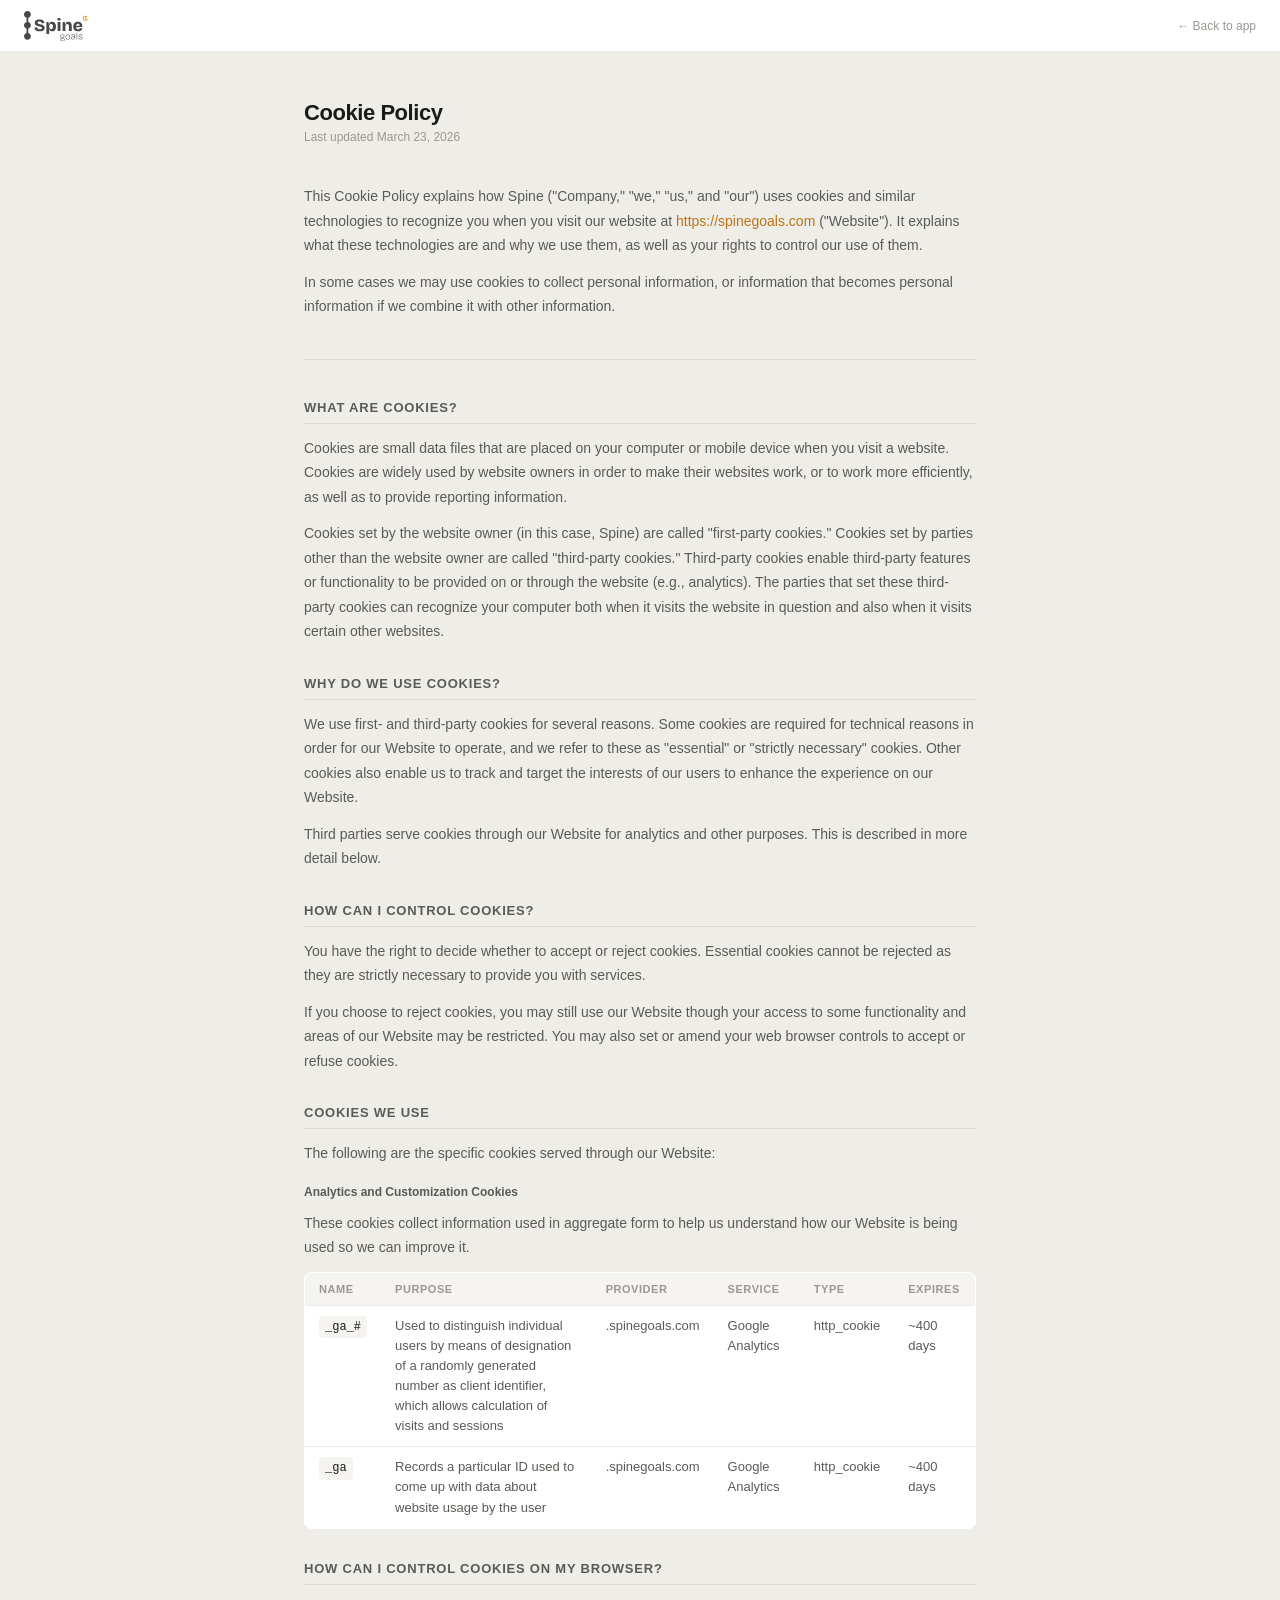
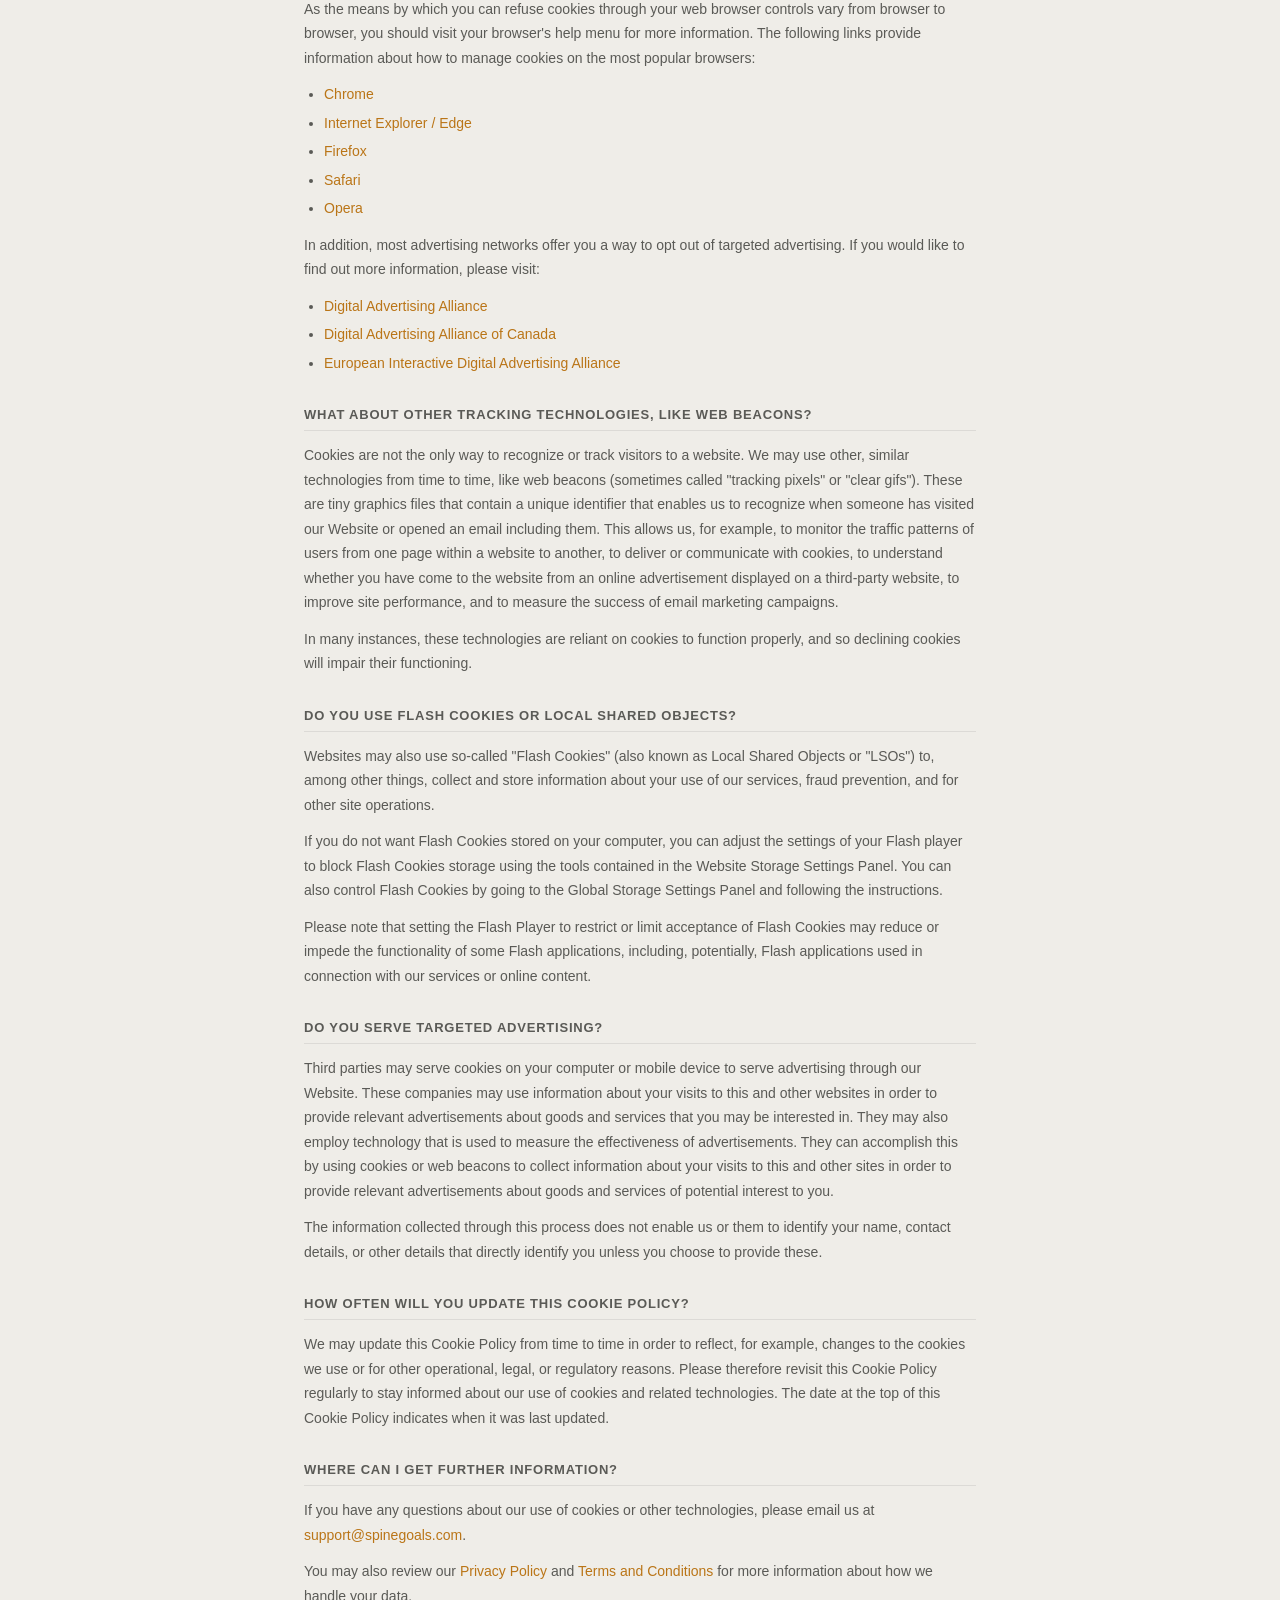
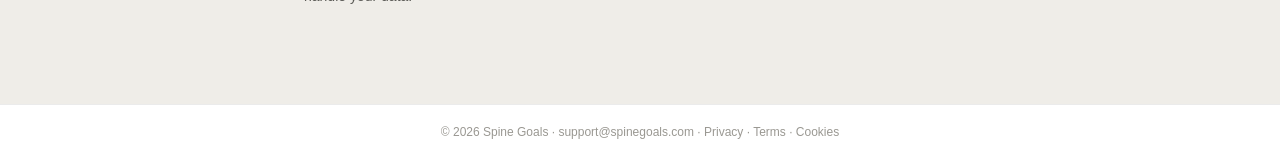
<file: cookie-policy.html>
<!DOCTYPE html>
<html lang="en">
<head>
<!-- Google tag (gtag.js) -->
<script async src="https://www.googletagmanager.com/gtag/js?id=G-RN1TNMEYB0"></script>
<script>
  window.dataLayer = window.dataLayer || [];
  function gtag(){dataLayer.push(arguments);}
  gtag('js', new Date());
  gtag('config', 'G-RN1TNMEYB0');
</script>
<meta charset="UTF-8">
<meta name="viewport" content="width=device-width, initial-scale=1.0">
<title>Cookie Policy — Spine Goals</title>
<link rel="icon" href="favicon.png" type="image/png">
<link rel="stylesheet" href="spine-goals.css">
<style>
  :root { --accent: #BA7517; }

  .site-header {
    background: var(--bg);
    border-bottom: 0.5px solid var(--border1);
    padding: 0 1.5rem;
    height: 52px;
    display: flex;
    align-items: center;
    justify-content: space-between;
  }

  .site-header a.home-link {
    text-decoration: none;
    display: flex;
    align-items: center;
    gap: 8px;
    color: var(--text1);
  }

  .logo-wordmark {
    font-size: 15px;
    font-weight: 600;
    letter-spacing: -0.02em;
    color: var(--text1);
  }

  .logo-dot {
    width: 8px;
    height: 8px;
    border-radius: 50%;
    background: var(--accent);
    flex-shrink: 0;
  }

  .back-link {
    font-size: 12px;
    color: var(--text3);
    text-decoration: none;
  }
  .back-link:hover { color: var(--text2); border-bottom: 0.5px solid var(--border2); padding-bottom: 1px; }

  .page-wrapper {
    max-width: 720px;
    margin: 0 auto;
    padding: 3rem 1.5rem 4rem;
  }

  .page-title {
    font-size: 22px;
    font-weight: 600;
    letter-spacing: -0.02em;
    color: var(--text1);
    margin-bottom: 0.25rem;
  }

  .last-updated {
    font-size: 12px;
    color: var(--text3);
    margin-bottom: 2.5rem;
  }

  .legal-section {
    margin-bottom: 2rem;
  }

  .legal-section h2 {
    font-size: 13px;
    font-weight: 600;
    text-transform: uppercase;
    letter-spacing: 0.06em;
    color: var(--text2);
    margin-bottom: 0.75rem;
    padding-bottom: 0.5rem;
    border-bottom: 0.5px solid var(--border1);
  }

  .legal-section p {
    font-size: 14px;
    line-height: 1.75;
    color: var(--text2);
    margin-bottom: 0.75rem;
  }

  .legal-section p:last-child {
    margin-bottom: 0;
  }

  .legal-section ul {
    font-size: 14px;
    line-height: 1.75;
    color: var(--text2);
    padding-left: 1.25rem;
    margin-bottom: 0.75rem;
  }

  .legal-section ul li {
    margin-bottom: 0.25rem;
  }

  a { color: var(--accent); text-decoration: none; }
  a:hover { text-decoration: underline; }

  .divider {
    border: none;
    border-top: 0.5px solid var(--border1);
    margin: 2.5rem 0;
  }

  /* Cookie table */
  .cookie-table {
    width: 100%;
    border-collapse: collapse;
    font-size: 13px;
    margin-bottom: 0.75rem;
    background: var(--bg);
    border-radius: var(--radius-md);
    overflow: hidden;
    border: 0.5px solid var(--border1);
  }

  .cookie-table thead tr {
    background: var(--bg2);
  }

  .cookie-table th {
    padding: 10px 14px;
    text-align: left;
    font-size: 11px;
    font-weight: 600;
    text-transform: uppercase;
    letter-spacing: 0.05em;
    color: var(--text3);
    border-bottom: 0.5px solid var(--border1);
  }

  .cookie-table td {
    padding: 10px 14px;
    color: var(--text2);
    vertical-align: top;
    border-bottom: 0.5px solid var(--border1);
    line-height: 1.55;
  }

  .cookie-table tr:last-child td {
    border-bottom: none;
  }

  .cookie-name {
    font-family: monospace;
    font-size: 12px;
    color: var(--text1);
    background: var(--bg2);
    border-radius: 4px;
    padding: 2px 6px;
    display: inline-block;
  }

  .site-footer {
    background: var(--bg);
    border-top: 0.5px solid var(--border1);
    padding: 1.25rem 1.5rem;
    text-align: center;
    font-size: 12px;
    color: var(--text3);
  }

  .site-footer a {
    color: var(--text3);
    text-decoration: none;
  }
  .site-footer a:hover {
    color: var(--text2);
    border-bottom: 0.5px solid var(--border2);
    padding-bottom: 1px;
  }

  @media (max-width: 600px) {
    .cookie-table { display: block; overflow-x: auto; }
  }
</style>
</head>
<body>

<header class="site-header">
  <a href="/" class="home-link">
    <svg style="height:30px;width:auto;display:block" viewBox="0 0 744 349" fill="none" xmlns="http://www.w3.org/2000/svg">
    <path fill="var(--logo-fill)" d="M473.06 279.35L455.808 276.475V278.354C459.789 279.313 462.959 281.009 465.318 283.441C467.751 285.801 468.968 288.934 468.968 292.842C468.968 296.086 468.083 298.924 466.313 301.357C464.544 303.716 461.89 305.56 458.352 306.887C454.813 308.14 450.388 308.767 445.08 308.767C443.974 308.767 442.868 308.73 441.763 308.656C440.657 308.509 439.404 308.287 438.003 307.992C435.57 309.319 433.616 310.573 432.142 311.753C430.667 312.933 429.93 314.002 429.93 314.96C429.93 315.992 430.667 316.803 432.142 317.393C433.69 317.909 435.496 318.278 437.561 318.499C439.625 318.646 441.505 318.72 443.2 318.72H453.817C455.292 318.72 457.098 318.904 459.236 319.272C461.448 319.567 463.623 320.194 465.761 321.152C467.972 322.111 469.816 323.549 471.29 325.466C472.765 327.383 473.502 329.963 473.502 333.207C473.502 337.041 472.322 340.1 469.963 342.386C467.677 344.671 464.397 346.293 460.121 347.252C455.919 348.284 450.868 348.801 444.97 348.801C439.072 348.801 434.242 348.358 430.482 347.474C426.796 346.589 424.068 345.225 422.299 343.382C420.529 341.539 419.645 339.216 419.645 336.414C419.645 333.023 420.935 330.222 423.516 328.01C426.17 325.798 430.262 324.212 435.791 323.254V321.264C431.81 321.337 428.898 320.858 427.055 319.826C425.212 318.794 424.29 317.392 424.29 315.623C424.29 313.633 425.248 312.048 427.165 310.868C429.082 309.615 432.141 308.361 436.344 307.107V305.117C431.92 305.191 428.566 303.938 426.28 301.357C424.068 298.703 422.963 295.311 422.963 291.183C422.963 287.275 423.958 283.995 425.948 281.341C428.013 278.687 430.888 276.695 434.574 275.368C438.334 273.967 442.721 273.268 447.734 273.268H473.06V279.35ZM438.776 324.36C433.69 325.761 430.262 327.42 428.492 329.337C426.723 331.18 425.838 333.096 425.838 335.087C425.838 337.52 426.723 339.29 428.492 340.396C430.262 341.575 432.547 342.349 435.349 342.718C438.15 343.16 441.062 343.382 444.085 343.382C449.32 343.382 453.633 343.013 457.024 342.275C460.489 341.612 463.07 340.506 464.766 338.958C466.461 337.41 467.309 335.493 467.309 333.207C467.309 330.995 466.682 329.3 465.429 328.12C464.249 326.867 462.738 325.982 460.895 325.466C459.125 324.95 457.319 324.655 455.476 324.581C453.706 324.434 452.195 324.36 450.941 324.36H438.776ZM40 0C62.0914 0 80 17.9086 80 40C80 58.5367 67.3902 74.1253 50.2812 78.6631V128.193C67.3903 132.731 80 148.321 80 166.857C80 185.394 67.3902 200.983 50.2812 205.521V255.05C67.3904 259.587 80 275.178 80 293.715C79.9997 315.806 62.0912 333.715 40 333.715C17.9088 333.715 0.00026392 315.806 0 293.715C0 275.231 12.5373 259.678 29.5713 255.09V205.48C12.5375 200.892 0 185.341 0 166.857C0 148.374 12.5373 132.821 29.5713 128.233V78.623C12.5375 74.035 0 58.4833 0 40C0 17.9086 17.9086 0 40 0ZM509.833 272.051C514.773 272.051 519.234 273.231 523.215 275.59C527.196 277.875 530.366 281.267 532.726 285.764C535.159 290.187 536.375 295.606 536.375 302.021C536.375 308.361 535.232 313.707 532.946 318.057C530.661 322.406 527.528 325.724 523.547 328.01C519.639 330.222 515.215 331.327 510.275 331.327C505.041 331.327 500.433 330.111 496.452 327.678C492.471 325.245 489.337 321.816 487.052 317.393C484.84 312.895 483.734 307.55 483.734 301.357C483.734 294.796 484.914 289.377 487.273 285.101C489.706 280.751 492.877 277.506 496.784 275.368C500.765 273.157 505.115 272.051 509.833 272.051ZM573.611 272.051C577.961 272.051 581.574 272.788 584.449 274.263C587.398 275.737 589.61 278.023 591.084 281.119C592.632 284.142 593.406 288.05 593.406 292.842V307.329C593.406 309.467 593.444 311.9 593.518 314.628C593.665 317.356 593.813 320.084 593.96 322.812C594.181 325.466 594.402 327.862 594.623 330H588.541C588.32 327.346 588.172 324.839 588.099 322.479C588.025 320.12 587.951 317.761 587.877 315.402H586.771C585.666 318.13 584.191 320.711 582.348 323.144C580.578 325.576 578.293 327.567 575.491 329.115C572.763 330.59 569.446 331.327 565.538 331.327C562.442 331.327 559.64 330.774 557.133 329.668C554.626 328.488 552.636 326.719 551.161 324.36C549.687 321.927 548.949 318.867 548.949 315.181C548.949 312.748 549.355 310.536 550.166 308.546C551.051 306.482 552.451 304.675 554.368 303.127C556.285 301.579 558.865 300.288 562.109 299.256C565.427 298.15 569.519 297.303 574.385 296.713C577.481 296.344 579.952 295.975 581.795 295.606C583.638 295.164 584.964 294.501 585.775 293.616C586.66 292.731 587.103 291.33 587.103 289.413C587.102 286.243 585.997 283.552 583.785 281.341C581.573 279.055 578.108 277.912 573.39 277.912C571.178 277.912 568.819 278.281 566.312 279.019C563.88 279.756 561.741 281.082 559.897 282.999C558.054 284.916 556.912 287.681 556.47 291.294L550.498 288.971C550.867 286.538 551.641 284.326 552.82 282.336C554 280.272 555.548 278.465 557.465 276.917C559.455 275.369 561.815 274.189 564.543 273.378C567.271 272.493 570.294 272.051 573.611 272.051ZM656.72 272.051C661.364 272.051 665.236 272.825 668.332 274.373C671.502 275.848 673.899 277.949 675.521 280.677C677.142 283.405 677.916 286.538 677.843 290.077L671.871 290.962C671.945 288.013 671.318 285.58 669.991 283.663C668.738 281.746 666.895 280.308 664.462 279.35C662.103 278.391 659.301 277.912 656.057 277.912C651.559 277.912 647.983 278.797 645.329 280.566C642.749 282.336 641.459 284.769 641.459 287.865C641.459 290.224 642.196 292.104 643.671 293.505C645.219 294.832 647.246 295.864 649.753 296.602C652.333 297.339 655.135 298.04 658.158 298.703C661.033 299.293 663.761 299.956 666.342 300.693C668.996 301.431 671.318 302.39 673.309 303.569C675.373 304.675 676.995 306.187 678.175 308.104C679.428 309.947 680.055 312.306 680.055 315.181C680.055 318.867 679.097 321.927 677.18 324.36C675.263 326.72 672.608 328.488 669.217 329.668C665.899 330.774 662.066 331.327 657.716 331.327C653.735 331.327 650.232 330.885 647.209 330C644.186 329.042 641.68 327.714 639.689 326.019C637.773 324.323 636.334 322.296 635.376 319.937C634.491 317.577 634.16 314.997 634.381 312.195L640.464 311.643C640.095 314.739 640.574 317.32 641.901 319.384C643.302 321.374 645.366 322.886 648.094 323.918C650.895 324.95 654.177 325.466 657.937 325.466C663.097 325.466 667.042 324.581 669.77 322.812C672.571 321.042 673.973 318.609 673.973 315.513C673.973 313.08 673.198 311.2 671.649 309.873C670.101 308.472 668 307.403 665.346 306.666C662.765 305.855 659.817 305.118 656.499 304.454C653.919 303.864 651.338 303.2 648.758 302.463C646.251 301.726 643.966 300.804 641.901 299.698C639.911 298.519 638.289 297.007 637.035 295.164C635.856 293.321 635.266 291.035 635.266 288.308C635.266 284.916 636.15 282.041 637.92 279.682C639.689 277.249 642.159 275.369 645.329 274.042C648.573 272.715 652.37 272.051 656.72 272.051ZM618.518 330H612.214V253.582H618.518V330ZM587.214 299.336C586.734 299.552 586.219 299.748 585.665 299.92C583.601 300.583 581.242 301.099 578.588 301.468C575.934 301.836 573.242 302.279 570.515 302.795C567.787 303.237 565.243 303.9 562.884 304.785C560.598 305.67 558.755 306.961 557.354 308.656C555.954 310.278 555.253 312.527 555.253 315.402C555.253 318.794 556.249 321.338 558.239 323.033C560.23 324.655 562.81 325.466 565.98 325.466C567.75 325.466 569.52 325.207 571.289 324.691C573.132 324.102 574.975 323.143 576.818 321.816C578.735 320.489 580.542 318.756 582.237 316.618C584.007 314.406 585.666 311.716 587.214 308.546V299.336ZM509.833 278.022C505.852 278.023 502.386 278.944 499.438 280.787C496.489 282.63 494.166 285.285 492.471 288.75C490.849 292.141 490.038 296.27 490.038 301.136C490.038 308.508 491.881 314.407 495.567 318.83C499.327 323.18 504.304 325.355 510.497 325.355C514.478 325.355 517.907 324.396 520.782 322.479C523.731 320.489 526.017 317.724 527.639 314.186C529.261 310.647 530.071 306.555 530.071 301.91C530.071 297.118 529.223 292.952 527.527 289.413C525.905 285.801 523.583 282.999 520.561 281.009C517.538 279.018 513.962 278.022 509.833 278.022ZM445.854 278.797C440.473 278.797 436.344 279.977 433.469 282.336C430.593 284.621 429.155 287.608 429.155 291.294C429.155 293.8 429.819 295.975 431.146 297.818C432.473 299.588 434.39 300.988 436.896 302.021C439.477 302.979 442.647 303.458 446.407 303.458C451.789 303.458 455.844 302.463 458.572 300.473C461.374 298.408 462.774 295.57 462.774 291.957C462.774 288.123 461.374 284.99 458.572 282.557C455.771 280.05 451.531 278.797 445.854 278.797ZM326.535 124.516C335.962 124.516 344.042 126.805 350.775 131.384C357.643 135.962 362.895 142.494 366.531 150.978C370.167 159.462 371.985 169.63 371.985 181.48C371.985 191.984 370.369 201.411 367.137 209.76C364.039 218.109 359.259 224.708 352.795 229.556C346.466 234.404 338.385 236.828 328.555 236.828C321.956 236.828 316.368 235.683 311.789 233.394C307.21 230.97 303.305 227.468 300.073 222.89C296.976 218.311 294.35 212.588 292.195 205.72H288.357C289.165 209.356 289.906 213.059 290.579 216.83C291.252 220.601 291.791 224.237 292.195 227.738C292.734 231.239 293.003 234.606 293.003 237.838V268.138H260.481V127.344H287.146L287.549 157.644L291.185 158.048C292.397 150.507 294.552 144.244 297.649 139.262C300.747 134.279 304.72 130.576 309.567 128.152C314.55 125.728 320.206 124.516 326.535 124.516ZM179.842 97.8516C191.558 97.8516 201.524 99.5357 209.738 102.902C217.953 106.269 224.282 110.982 228.726 117.042C233.17 122.967 235.594 129.902 235.998 137.848L206.91 146.13C206.91 142.225 206.236 138.791 204.89 135.828C203.678 132.865 201.927 130.441 199.638 128.556C197.349 126.536 194.521 125.055 191.154 124.112C187.788 123.035 183.949 122.496 179.64 122.496C174.522 122.496 170.146 123.102 166.51 124.314C163.009 125.526 160.382 127.142 158.632 129.162C156.881 131.047 156.006 133.27 156.006 135.828C156.006 139.06 157.353 141.754 160.046 143.908C162.874 145.928 166.645 147.679 171.358 149.16C176.206 150.507 181.526 151.854 187.316 153.2C193.107 154.412 199.099 155.96 205.294 157.846C211.489 159.596 217.279 161.953 222.666 164.916C228.053 167.879 232.362 171.919 235.594 177.036C238.96 182.019 240.644 188.348 240.644 196.024C240.643 204.239 238.421 211.443 233.978 217.638C229.668 223.698 223.137 228.412 214.384 231.778C205.631 235.145 194.79 236.828 181.862 236.828C173.244 236.828 165.432 236.02 158.43 234.404C151.427 232.788 145.367 230.364 140.25 227.132C135.133 223.765 131.093 219.523 128.13 214.406C125.167 209.289 123.417 203.363 122.878 196.63L151.36 187.136C151.764 192.792 153.38 197.506 156.208 201.276C159.036 205.047 162.807 207.874 167.52 209.76C172.367 211.51 177.754 212.386 183.68 212.386C189.336 212.386 194.05 211.713 197.82 210.366C201.725 208.885 204.621 207.067 206.506 204.912C208.526 202.623 209.536 200.198 209.536 197.64C209.536 194.677 208.257 192.253 205.698 190.368C203.14 188.348 199.638 186.665 195.194 185.318C190.75 183.837 185.565 182.423 179.64 181.076C172.906 179.46 166.308 177.71 159.844 175.824C153.38 173.939 147.521 171.514 142.27 168.552C137.018 165.454 132.843 161.549 129.746 156.836C126.783 151.988 125.302 145.928 125.302 138.656C125.302 130.442 127.39 123.304 131.564 117.244C135.739 111.184 141.866 106.47 149.946 103.104C158.026 99.6023 167.991 97.8516 179.842 97.8516ZM627.545 124.516C636.164 124.516 643.705 125.93 650.169 128.758C656.768 131.451 662.154 135.491 666.329 140.878C670.638 146.265 673.803 152.863 675.823 160.674C677.843 168.35 678.516 177.171 677.843 187.136L604.336 187.67C605.023 195.873 607.304 202.024 611.183 206.124C616.031 211.107 622.159 213.598 629.565 213.598C633.201 213.598 636.231 213.126 638.655 212.184C641.079 211.106 643.031 209.827 644.513 208.346C646.129 206.73 647.341 204.979 648.149 203.094C649.092 201.209 649.832 199.39 650.371 197.64L678.651 203.7C677.574 208.683 675.823 213.194 673.399 217.234C671.11 221.274 667.945 224.776 663.905 227.738C660 230.701 655.219 232.923 649.563 234.404C644.042 236.02 637.443 236.828 629.767 236.828C620.879 236.828 612.933 235.683 605.931 233.394C598.928 230.97 592.936 227.468 587.953 222.89C583.105 218.311 579.401 212.655 576.843 205.922C574.284 199.189 573.005 191.445 573.005 182.692C573.005 174.208 574.217 166.397 576.641 159.26C579.199 152.123 582.768 145.995 587.347 140.878C592.06 135.626 597.783 131.586 604.517 128.758C611.385 125.93 619.061 124.516 627.545 124.516ZM423.987 234H391.466V127.344H423.987V234ZM517.338 124.516C529.862 124.516 539.356 128.893 545.82 137.646C552.419 146.4 555.718 160.338 555.718 179.46V234H522.994V183.096C522.994 172.053 521.378 164.04 518.146 159.058C515.049 153.94 510.403 151.382 504.208 151.382C499.091 151.382 494.849 152.931 491.482 156.028C488.251 159.126 485.826 163.232 484.21 168.35C482.594 173.467 481.786 179.19 481.786 185.52V234H449.265V127.344H475.524L475.929 158.654H479.968C481.718 151.113 484.21 144.783 487.442 139.666C490.674 134.549 494.782 130.778 499.765 128.354C504.747 125.795 510.605 124.516 517.338 124.516ZM315.829 151.18C311.654 151.18 308.086 152.123 305.123 154.008C302.295 155.758 299.938 158.115 298.053 161.078C296.302 163.906 295.023 166.936 294.215 170.168C293.407 173.4 293.003 176.43 293.003 179.258V183.702C293.003 186.261 293.339 188.819 294.013 191.378C294.686 193.936 295.696 196.428 297.043 198.852C298.39 201.141 300.005 203.229 301.891 205.114C303.776 207 305.931 208.48 308.355 209.558C310.914 210.635 313.674 211.174 316.637 211.174C321.081 211.174 324.852 209.962 327.949 207.538C331.181 205.114 333.672 201.68 335.423 197.236C337.174 192.792 338.049 187.607 338.049 181.682C338.049 175.353 337.106 169.966 335.221 165.522C333.47 160.944 330.912 157.442 327.545 155.018C324.178 152.459 320.273 151.18 315.829 151.18ZM627.949 149.362C623.236 149.362 619.061 150.642 615.425 153.2C611.924 155.759 609.163 159.462 607.143 164.31C606.331 166.257 605.687 168.378 605.201 170.673L648.22 170.271C648.113 166.975 647.552 164.113 646.533 161.684C644.783 157.374 642.224 154.277 638.857 152.392C635.491 150.372 631.854 149.362 627.949 149.362ZM407.827 81.6924C414.156 81.6924 418.938 83.0391 422.17 85.7324C425.536 88.2911 427.22 92.0616 427.22 97.0439C427.22 102.026 425.536 105.864 422.17 108.558C418.938 111.116 414.156 112.396 407.827 112.396C401.633 112.395 396.852 111.116 393.485 108.558C390.254 105.864 388.638 102.094 388.638 97.2461C388.638 92.1289 390.254 88.2911 393.485 85.7324C396.852 83.0391 401.633 81.6924 407.827 81.6924Z"/>
    <path fill="#E99B35" d="M715.148 87.3103C715.148 82.2969 714.706 77.8364 713.821 73.9289C712.42 67.6621 709.951 64.5288 706.412 64.5288C702.43 64.5288 699.408 67.1092 697.343 72.27C695.648 76.4725 694.8 80.8223 694.8 85.3197C694.8 97.1896 698.523 103.125 705.969 103.125C708.623 103.125 710.909 101.06 712.826 96.9316C714.374 93.6139 715.148 90.4068 715.148 87.3103ZM743.349 100.139C740.916 109.281 736.418 113.852 729.857 113.852C725.802 113.852 722.3 111.198 719.351 105.889C716.033 110.977 711.02 113.52 704.31 113.52C697.233 113.52 691.814 110.387 688.054 104.12C685.031 98.8853 683.52 92.508 683.52 84.9879C683.52 77.6889 685.252 71.0167 688.717 64.9711C693.067 57.7459 698.965 54.1333 706.412 54.1333C710.098 54.1333 713.342 55.4235 716.144 58.0039C718.577 60.2157 720.457 63.0542 721.784 66.5194C722.226 64.8237 722.668 63.0542 723.111 61.2111C723.627 59.3679 724.143 57.451 724.659 55.4604L736.05 57.451C734.87 61.2848 733.469 65.9296 731.847 71.3853C730.225 76.8411 728.382 83.1816 726.318 90.4068C726.613 98.0006 727.977 101.798 730.41 101.798C731.589 101.798 732.695 99.9544 733.727 96.2681L743.349 100.139Z"/>
  </svg>
  </a>
  <a href="/" class="back-link">← Back to app</a>
</header>

<div class="page-wrapper">

  <h1 class="page-title">Cookie Policy</h1>
  <p class="last-updated">Last updated March 23, 2026</p>

  <div class="legal-section">
    <p>This Cookie Policy explains how Spine ("Company," "we," "us," and "our") uses cookies and similar technologies to recognize you when you visit our website at <a href="https://spinegoals.com">https://spinegoals.com</a> ("Website"). It explains what these technologies are and why we use them, as well as your rights to control our use of them.</p>
    <p>In some cases we may use cookies to collect personal information, or information that becomes personal information if we combine it with other information.</p>
  </div>

  <hr class="divider">

  <div class="legal-section">
    <h2>What Are Cookies?</h2>
    <p>Cookies are small data files that are placed on your computer or mobile device when you visit a website. Cookies are widely used by website owners in order to make their websites work, or to work more efficiently, as well as to provide reporting information.</p>
    <p>Cookies set by the website owner (in this case, Spine) are called "first-party cookies." Cookies set by parties other than the website owner are called "third-party cookies." Third-party cookies enable third-party features or functionality to be provided on or through the website (e.g., analytics). The parties that set these third-party cookies can recognize your computer both when it visits the website in question and also when it visits certain other websites.</p>
  </div>

  <div class="legal-section">
    <h2>Why Do We Use Cookies?</h2>
    <p>We use first- and third-party cookies for several reasons. Some cookies are required for technical reasons in order for our Website to operate, and we refer to these as "essential" or "strictly necessary" cookies. Other cookies also enable us to track and target the interests of our users to enhance the experience on our Website.</p>
    <p>Third parties serve cookies through our Website for analytics and other purposes. This is described in more detail below.</p>
  </div>

  <div class="legal-section">
    <h2>How Can I Control Cookies?</h2>
    <p>You have the right to decide whether to accept or reject cookies. Essential cookies cannot be rejected as they are strictly necessary to provide you with services.</p>
    <p>If you choose to reject cookies, you may still use our Website though your access to some functionality and areas of our Website may be restricted. You may also set or amend your web browser controls to accept or refuse cookies.</p>
  </div>

  <div class="legal-section">
    <h2>Cookies We Use</h2>
    <p>The following are the specific cookies served through our Website:</p>

    <p style="font-size:12px;font-weight:600;color:var(--text2);margin-bottom:0.5rem;margin-top:1rem">Analytics and Customization Cookies</p>
    <p>These cookies collect information used in aggregate form to help us understand how our Website is being used so we can improve it.</p>

    <table class="cookie-table">
      <thead>
        <tr>
          <th>Name</th>
          <th>Purpose</th>
          <th>Provider</th>
          <th>Service</th>
          <th>Type</th>
          <th>Expires</th>
        </tr>
      </thead>
      <tbody>
        <tr>
          <td><span class="cookie-name">_ga_#</span></td>
          <td>Used to distinguish individual users by means of designation of a randomly generated number as client identifier, which allows calculation of visits and sessions</td>
          <td>.spinegoals.com</td>
          <td>Google Analytics</td>
          <td>http_cookie</td>
          <td>~400 days</td>
        </tr>
        <tr>
          <td><span class="cookie-name">_ga</span></td>
          <td>Records a particular ID used to come up with data about website usage by the user</td>
          <td>.spinegoals.com</td>
          <td>Google Analytics</td>
          <td>http_cookie</td>
          <td>~400 days</td>
        </tr>
      </tbody>
    </table>
  </div>

  <div class="legal-section">
    <h2>How Can I Control Cookies on My Browser?</h2>
    <p>As the means by which you can refuse cookies through your web browser controls vary from browser to browser, you should visit your browser's help menu for more information. The following links provide information about how to manage cookies on the most popular browsers:</p>
    <ul>
      <li><a href="https://support.google.com/chrome/answer/95647" target="_blank" rel="noopener">Chrome</a></li>
      <li><a href="https://support.microsoft.com/en-us/windows/delete-and-manage-cookies-168dab11-0753-043d-7c16-ede5947fc64d" target="_blank" rel="noopener">Internet Explorer / Edge</a></li>
      <li><a href="https://support.mozilla.org/en-US/kb/enhanced-tracking-protection-firefox-desktop" target="_blank" rel="noopener">Firefox</a></li>
      <li><a href="https://support.apple.com/en-gb/guide/safari/sfri11471/mac" target="_blank" rel="noopener">Safari</a></li>
      <li><a href="https://help.opera.com/en/latest/web-preferences/" target="_blank" rel="noopener">Opera</a></li>
    </ul>
    <p>In addition, most advertising networks offer you a way to opt out of targeted advertising. If you would like to find out more information, please visit:</p>
    <ul>
      <li><a href="https://www.aboutads.info/choices/" target="_blank" rel="noopener">Digital Advertising Alliance</a></li>
      <li><a href="https://youradchoices.ca/" target="_blank" rel="noopener">Digital Advertising Alliance of Canada</a></li>
      <li><a href="https://www.youronlinechoices.com/" target="_blank" rel="noopener">European Interactive Digital Advertising Alliance</a></li>
    </ul>
  </div>

  <div class="legal-section">
    <h2>What About Other Tracking Technologies, Like Web Beacons?</h2>
    <p>Cookies are not the only way to recognize or track visitors to a website. We may use other, similar technologies from time to time, like web beacons (sometimes called "tracking pixels" or "clear gifs"). These are tiny graphics files that contain a unique identifier that enables us to recognize when someone has visited our Website or opened an email including them. This allows us, for example, to monitor the traffic patterns of users from one page within a website to another, to deliver or communicate with cookies, to understand whether you have come to the website from an online advertisement displayed on a third-party website, to improve site performance, and to measure the success of email marketing campaigns.</p>
    <p>In many instances, these technologies are reliant on cookies to function properly, and so declining cookies will impair their functioning.</p>
  </div>

  <div class="legal-section">
    <h2>Do You Use Flash Cookies or Local Shared Objects?</h2>
    <p>Websites may also use so-called "Flash Cookies" (also known as Local Shared Objects or "LSOs") to, among other things, collect and store information about your use of our services, fraud prevention, and for other site operations.</p>
    <p>If you do not want Flash Cookies stored on your computer, you can adjust the settings of your Flash player to block Flash Cookies storage using the tools contained in the Website Storage Settings Panel. You can also control Flash Cookies by going to the Global Storage Settings Panel and following the instructions.</p>
    <p>Please note that setting the Flash Player to restrict or limit acceptance of Flash Cookies may reduce or impede the functionality of some Flash applications, including, potentially, Flash applications used in connection with our services or online content.</p>
  </div>

  <div class="legal-section">
    <h2>Do You Serve Targeted Advertising?</h2>
    <p>Third parties may serve cookies on your computer or mobile device to serve advertising through our Website. These companies may use information about your visits to this and other websites in order to provide relevant advertisements about goods and services that you may be interested in. They may also employ technology that is used to measure the effectiveness of advertisements. They can accomplish this by using cookies or web beacons to collect information about your visits to this and other sites in order to provide relevant advertisements about goods and services of potential interest to you.</p>
    <p>The information collected through this process does not enable us or them to identify your name, contact details, or other details that directly identify you unless you choose to provide these.</p>
  </div>

  <div class="legal-section">
    <h2>How Often Will You Update This Cookie Policy?</h2>
    <p>We may update this Cookie Policy from time to time in order to reflect, for example, changes to the cookies we use or for other operational, legal, or regulatory reasons. Please therefore revisit this Cookie Policy regularly to stay informed about our use of cookies and related technologies. The date at the top of this Cookie Policy indicates when it was last updated.</p>
  </div>

  <div class="legal-section">
    <h2>Where Can I Get Further Information?</h2>
    <p>If you have any questions about our use of cookies or other technologies, please email us at <a href="mailto:support@spinegoals.com">support@spinegoals.com</a>.</p>
    <p>You may also review our <a href="/privacy.html">Privacy Policy</a> and <a href="/terms.html">Terms and Conditions</a> for more information about how we handle your data.</p>
  </div>

</div>

<footer class="site-footer">
  &copy; 2026 Spine Goals &middot; <a href="mailto:support@spinegoals.com">support@spinegoals.com</a>
  &middot; <a href="/privacy.html">Privacy</a>
  &middot; <a href="/terms.html">Terms</a>
  &middot; <a href="/cookie-policy.html">Cookies</a>
</footer>

</body>
</html>
</file>
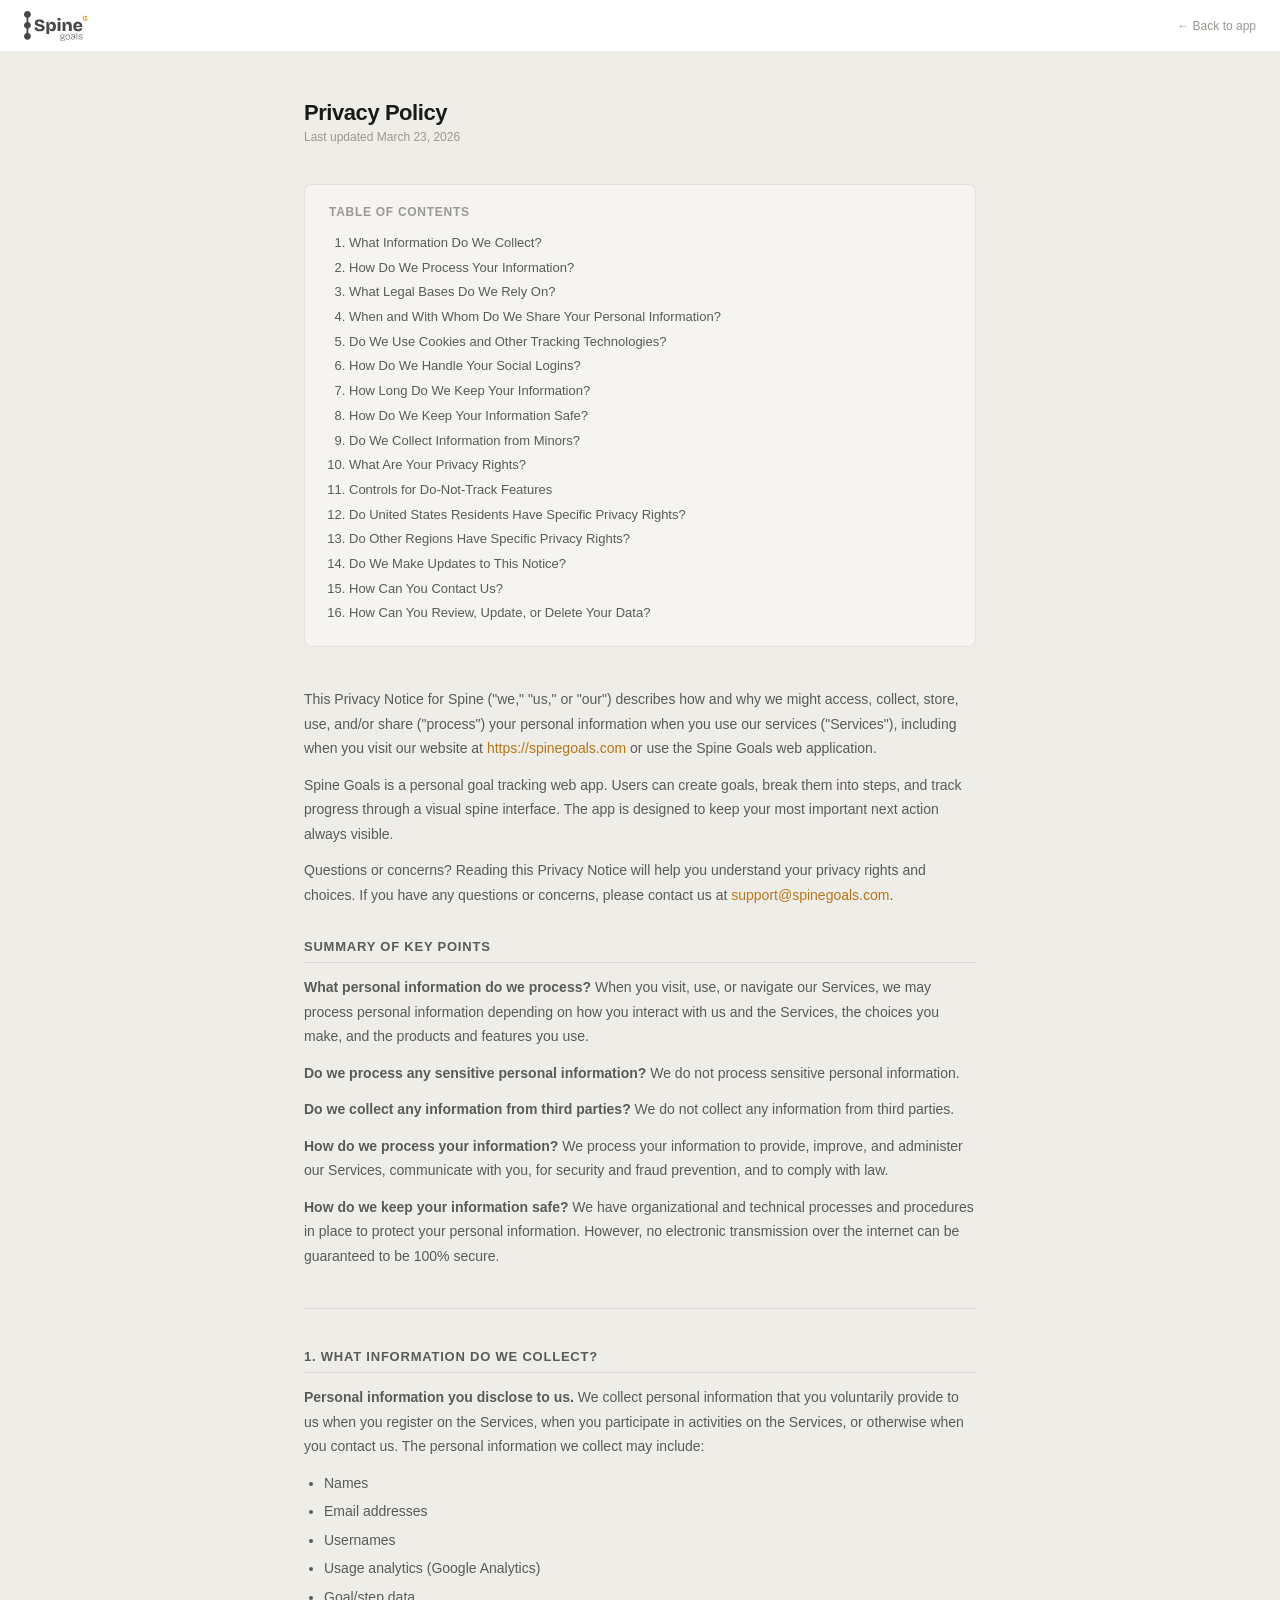
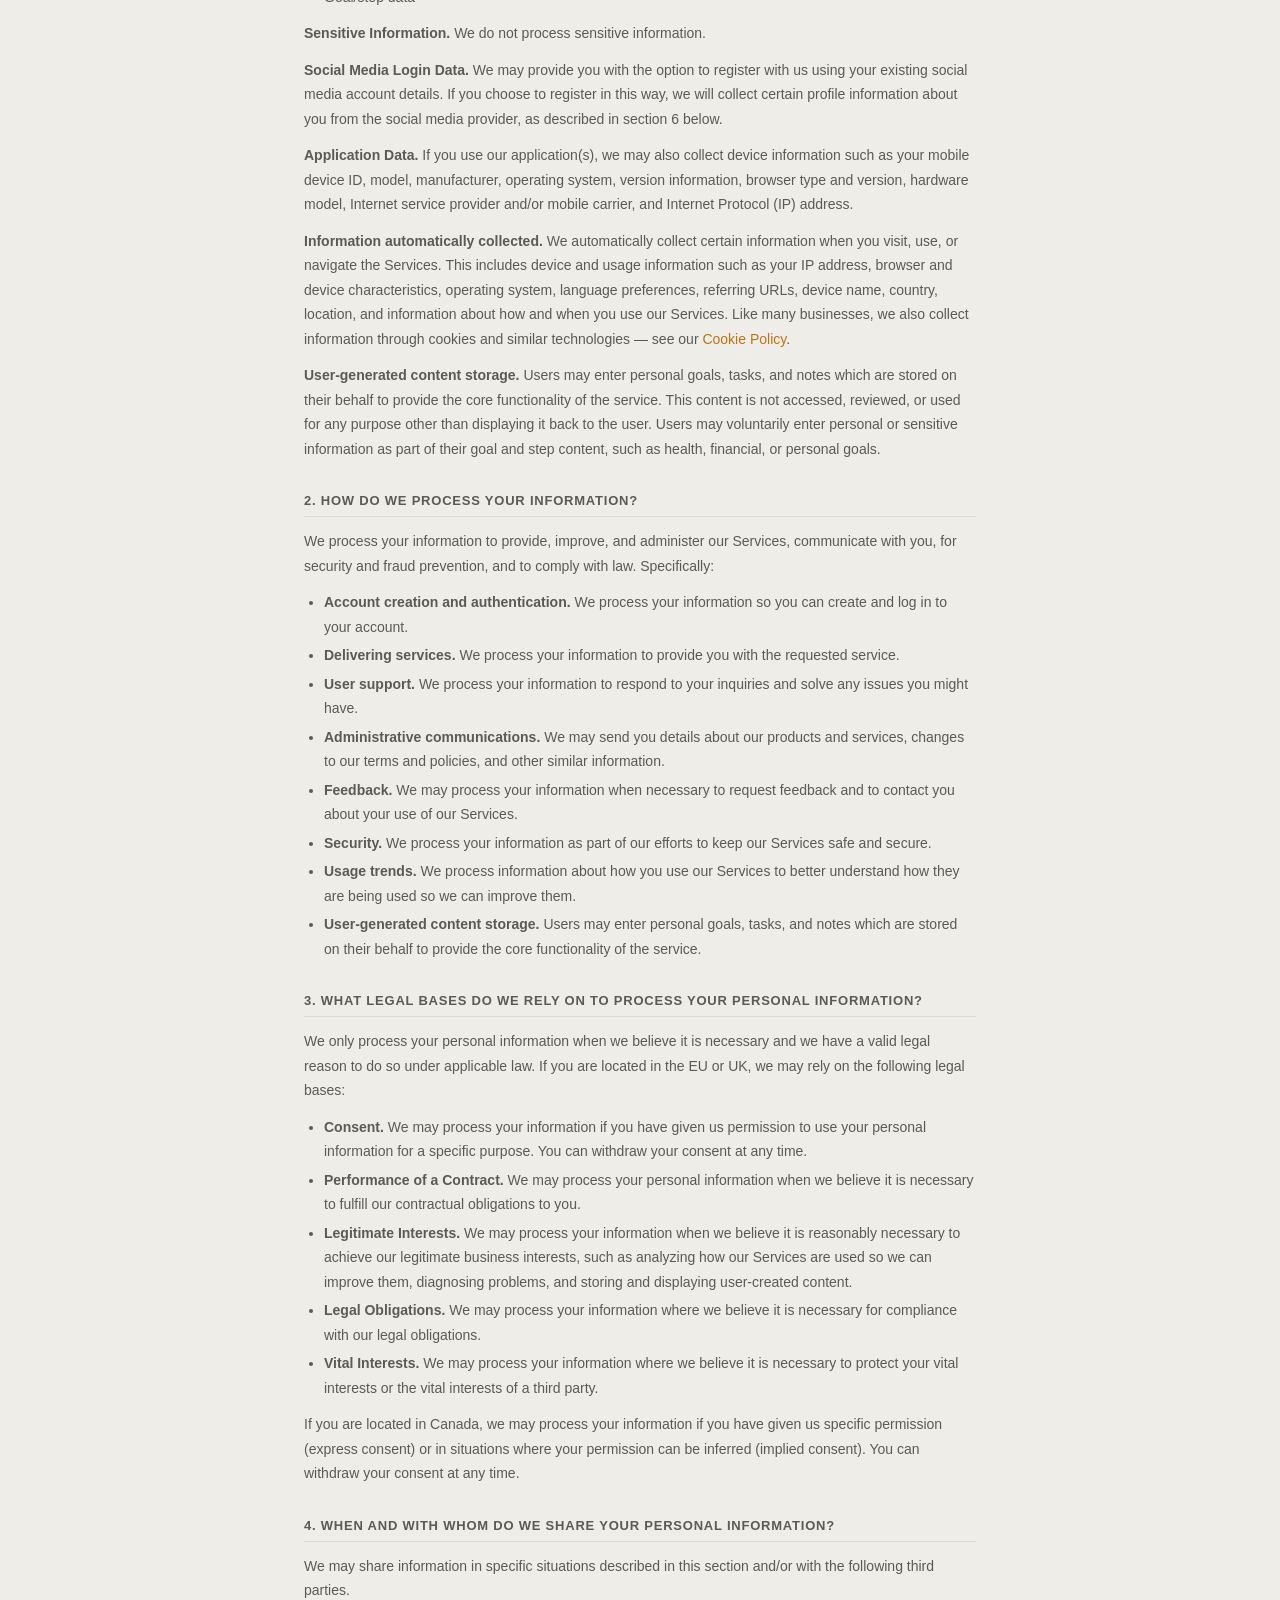
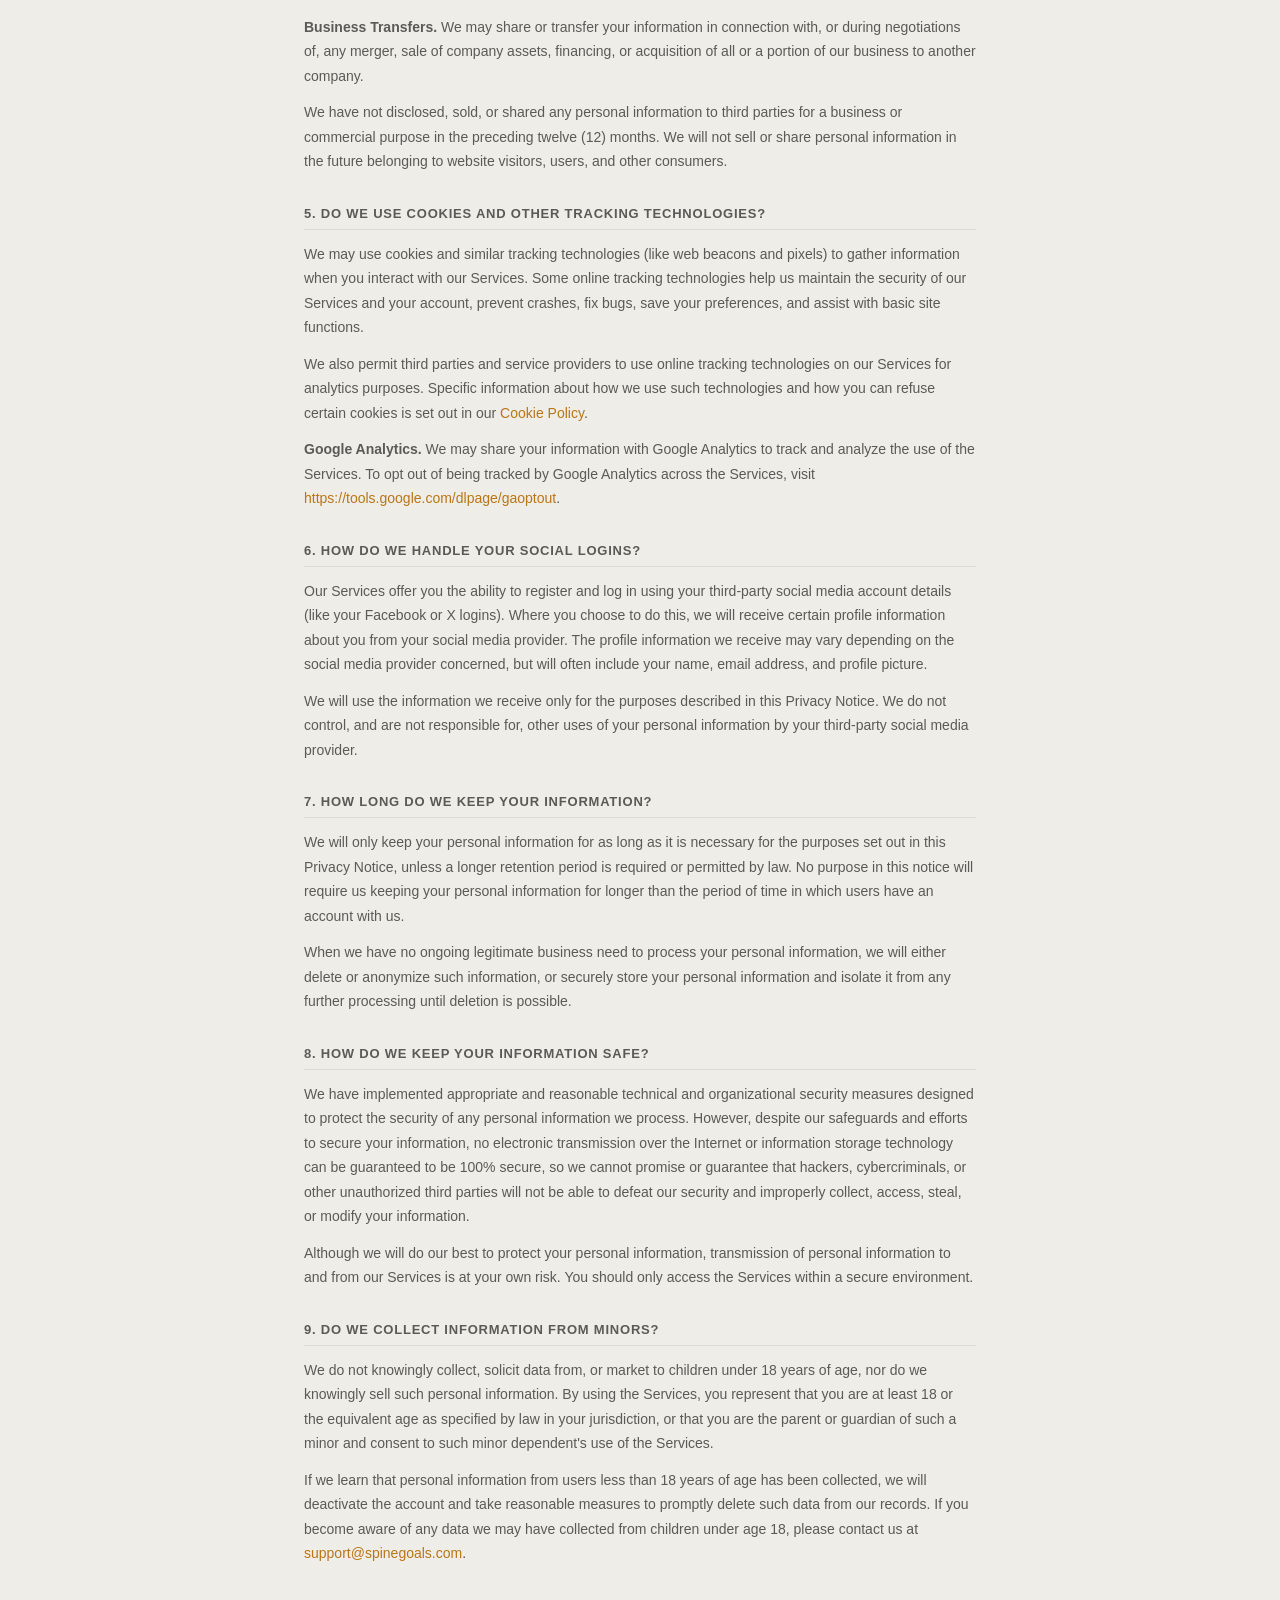
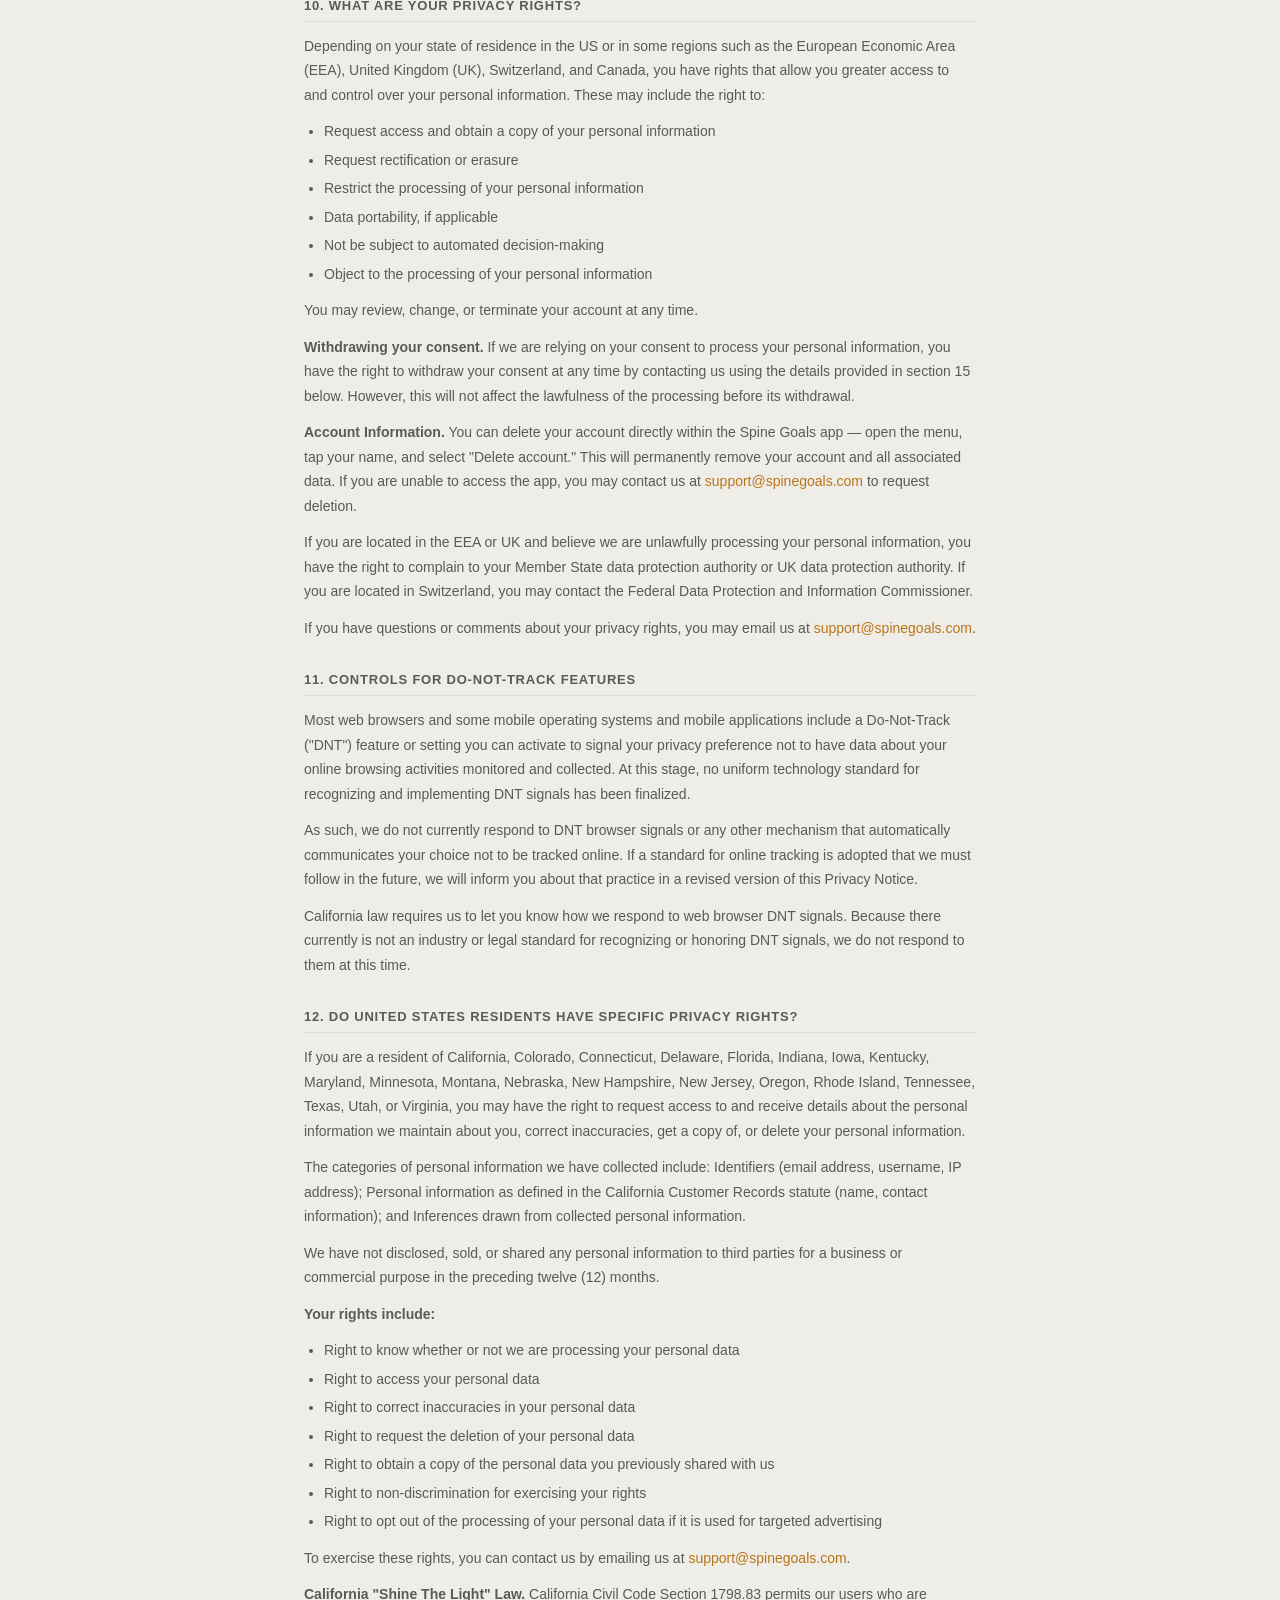
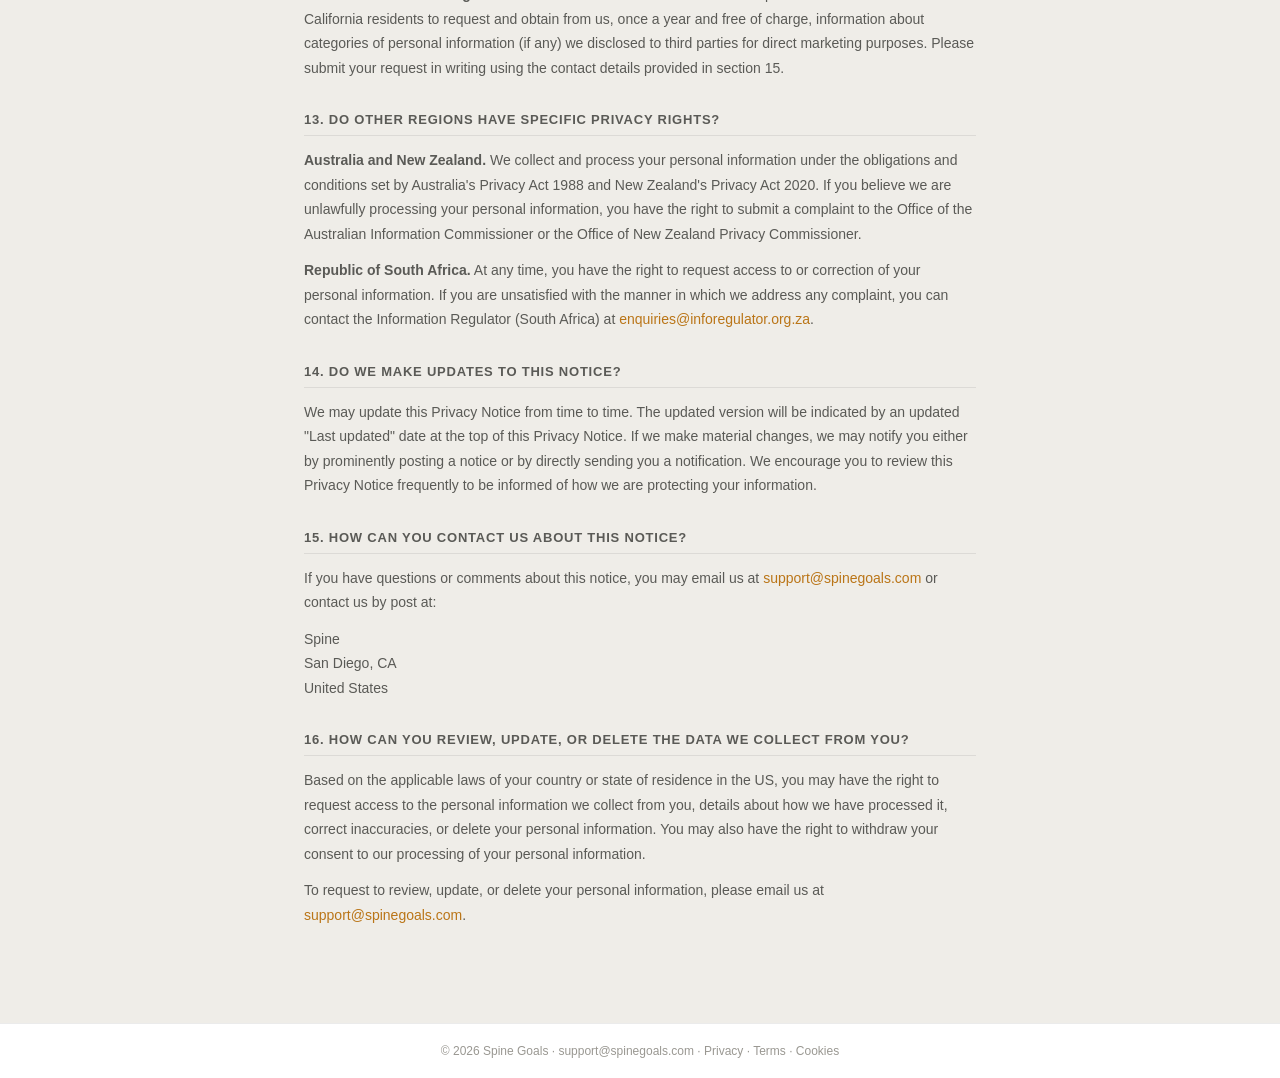
<file: privacy.html>
<!DOCTYPE html>
<html lang="en">
<head>
<!-- Google tag (gtag.js) -->
<script async src="https://www.googletagmanager.com/gtag/js?id=G-RN1TNMEYB0"></script>
<script>
  window.dataLayer = window.dataLayer || [];
  function gtag(){dataLayer.push(arguments);}
  gtag('js', new Date());
  gtag('config', 'G-RN1TNMEYB0');
</script>
<meta charset="UTF-8">
<meta name="viewport" content="width=device-width, initial-scale=1.0">
<title>Privacy Policy — Spine Goals</title>
<link rel="icon" href="favicon.png" type="image/png">
<link rel="stylesheet" href="spine-goals.css">
<style>
  :root { --accent: #BA7517; }

  .site-header {
    background: var(--bg);
    border-bottom: 0.5px solid var(--border1);
    padding: 0 1.5rem;
    height: 52px;
    display: flex;
    align-items: center;
    justify-content: space-between;
  }

  .site-header a.home-link {
    text-decoration: none;
    display: flex;
    align-items: center;
    gap: 8px;
    color: var(--text1);
  }

  .logo-wordmark {
    font-size: 15px;
    font-weight: 600;
    letter-spacing: -0.02em;
    color: var(--text1);
  }

  .logo-dot {
    width: 8px;
    height: 8px;
    border-radius: 50%;
    background: var(--accent);
    flex-shrink: 0;
  }

  .back-link {
    font-size: 12px;
    color: var(--text3);
    text-decoration: none;
  }
  .back-link:hover { color: var(--text2); border-bottom: 0.5px solid var(--border2); padding-bottom: 1px; }

  .page-wrapper {
    max-width: 720px;
    margin: 0 auto;
    padding: 3rem 1.5rem 4rem;
  }

  .page-title {
    font-size: 22px;
    font-weight: 600;
    letter-spacing: -0.02em;
    color: var(--text1);
    margin-bottom: 0.25rem;
  }

  .last-updated {
    font-size: 12px;
    color: var(--text3);
    margin-bottom: 2.5rem;
  }

  .legal-section {
    margin-bottom: 2rem;
  }

  .legal-section h2 {
    font-size: 13px;
    font-weight: 600;
    text-transform: uppercase;
    letter-spacing: 0.06em;
    color: var(--text2);
    margin-bottom: 0.75rem;
    padding-bottom: 0.5rem;
    border-bottom: 0.5px solid var(--border1);
  }

  .legal-section p {
    font-size: 14px;
    line-height: 1.75;
    color: var(--text2);
    margin-bottom: 0.75rem;
  }

  .legal-section p:last-child {
    margin-bottom: 0;
  }

  .legal-section ul {
    font-size: 14px;
    line-height: 1.75;
    color: var(--text2);
    padding-left: 1.25rem;
    margin-bottom: 0.75rem;
  }

  .legal-section ul li {
    margin-bottom: 0.25rem;
  }

  a { color: var(--accent); text-decoration: none; }
  a:hover { text-decoration: underline; }

  .toc {
    background: var(--bg2);
    border: 0.5px solid var(--border1);
    border-radius: var(--radius-md);
    padding: 1.25rem 1.5rem;
    margin-bottom: 2.5rem;
  }

  .toc p {
    font-size: 12px;
    font-weight: 600;
    color: var(--text3);
    text-transform: uppercase;
    letter-spacing: 0.06em;
    margin-bottom: 0.75rem;
  }

  .toc ol {
    padding-left: 1.25rem;
    font-size: 13px;
    line-height: 1.9;
    color: var(--text2);
  }

  .toc ol li a {
    color: var(--text2);
    font-size: 13px;
  }

  .divider {
    border: none;
    border-top: 0.5px solid var(--border1);
    margin: 2.5rem 0;
  }

  .site-footer {
    background: var(--bg);
    border-top: 0.5px solid var(--border1);
    padding: 1.25rem 1.5rem;
    text-align: center;
    font-size: 12px;
    color: var(--text3);
  }

  .site-footer a {
    color: var(--text3);
    text-decoration: none;
  }
  .site-footer a:hover {
    color: var(--text2);
    border-bottom: 0.5px solid var(--border2);
    padding-bottom: 1px;
  }
</style>
</head>
<body>

<header class="site-header">
  <a href="/" class="home-link">
    <svg style="height:30px;width:auto;display:block" viewBox="0 0 744 349" fill="none" xmlns="http://www.w3.org/2000/svg">
    <path fill="var(--logo-fill)" d="M473.06 279.35L455.808 276.475V278.354C459.789 279.313 462.959 281.009 465.318 283.441C467.751 285.801 468.968 288.934 468.968 292.842C468.968 296.086 468.083 298.924 466.313 301.357C464.544 303.716 461.89 305.56 458.352 306.887C454.813 308.14 450.388 308.767 445.08 308.767C443.974 308.767 442.868 308.73 441.763 308.656C440.657 308.509 439.404 308.287 438.003 307.992C435.57 309.319 433.616 310.573 432.142 311.753C430.667 312.933 429.93 314.002 429.93 314.96C429.93 315.992 430.667 316.803 432.142 317.393C433.69 317.909 435.496 318.278 437.561 318.499C439.625 318.646 441.505 318.72 443.2 318.72H453.817C455.292 318.72 457.098 318.904 459.236 319.272C461.448 319.567 463.623 320.194 465.761 321.152C467.972 322.111 469.816 323.549 471.29 325.466C472.765 327.383 473.502 329.963 473.502 333.207C473.502 337.041 472.322 340.1 469.963 342.386C467.677 344.671 464.397 346.293 460.121 347.252C455.919 348.284 450.868 348.801 444.97 348.801C439.072 348.801 434.242 348.358 430.482 347.474C426.796 346.589 424.068 345.225 422.299 343.382C420.529 341.539 419.645 339.216 419.645 336.414C419.645 333.023 420.935 330.222 423.516 328.01C426.17 325.798 430.262 324.212 435.791 323.254V321.264C431.81 321.337 428.898 320.858 427.055 319.826C425.212 318.794 424.29 317.392 424.29 315.623C424.29 313.633 425.248 312.048 427.165 310.868C429.082 309.615 432.141 308.361 436.344 307.107V305.117C431.92 305.191 428.566 303.938 426.28 301.357C424.068 298.703 422.963 295.311 422.963 291.183C422.963 287.275 423.958 283.995 425.948 281.341C428.013 278.687 430.888 276.695 434.574 275.368C438.334 273.967 442.721 273.268 447.734 273.268H473.06V279.35ZM438.776 324.36C433.69 325.761 430.262 327.42 428.492 329.337C426.723 331.18 425.838 333.096 425.838 335.087C425.838 337.52 426.723 339.29 428.492 340.396C430.262 341.575 432.547 342.349 435.349 342.718C438.15 343.16 441.062 343.382 444.085 343.382C449.32 343.382 453.633 343.013 457.024 342.275C460.489 341.612 463.07 340.506 464.766 338.958C466.461 337.41 467.309 335.493 467.309 333.207C467.309 330.995 466.682 329.3 465.429 328.12C464.249 326.867 462.738 325.982 460.895 325.466C459.125 324.95 457.319 324.655 455.476 324.581C453.706 324.434 452.195 324.36 450.941 324.36H438.776ZM40 0C62.0914 0 80 17.9086 80 40C80 58.5367 67.3902 74.1253 50.2812 78.6631V128.193C67.3903 132.731 80 148.321 80 166.857C80 185.394 67.3902 200.983 50.2812 205.521V255.05C67.3904 259.587 80 275.178 80 293.715C79.9997 315.806 62.0912 333.715 40 333.715C17.9088 333.715 0.00026392 315.806 0 293.715C0 275.231 12.5373 259.678 29.5713 255.09V205.48C12.5375 200.892 0 185.341 0 166.857C0 148.374 12.5373 132.821 29.5713 128.233V78.623C12.5375 74.035 0 58.4833 0 40C0 17.9086 17.9086 0 40 0ZM509.833 272.051C514.773 272.051 519.234 273.231 523.215 275.59C527.196 277.875 530.366 281.267 532.726 285.764C535.159 290.187 536.375 295.606 536.375 302.021C536.375 308.361 535.232 313.707 532.946 318.057C530.661 322.406 527.528 325.724 523.547 328.01C519.639 330.222 515.215 331.327 510.275 331.327C505.041 331.327 500.433 330.111 496.452 327.678C492.471 325.245 489.337 321.816 487.052 317.393C484.84 312.895 483.734 307.55 483.734 301.357C483.734 294.796 484.914 289.377 487.273 285.101C489.706 280.751 492.877 277.506 496.784 275.368C500.765 273.157 505.115 272.051 509.833 272.051ZM573.611 272.051C577.961 272.051 581.574 272.788 584.449 274.263C587.398 275.737 589.61 278.023 591.084 281.119C592.632 284.142 593.406 288.05 593.406 292.842V307.329C593.406 309.467 593.444 311.9 593.518 314.628C593.665 317.356 593.813 320.084 593.96 322.812C594.181 325.466 594.402 327.862 594.623 330H588.541C588.32 327.346 588.172 324.839 588.099 322.479C588.025 320.12 587.951 317.761 587.877 315.402H586.771C585.666 318.13 584.191 320.711 582.348 323.144C580.578 325.576 578.293 327.567 575.491 329.115C572.763 330.59 569.446 331.327 565.538 331.327C562.442 331.327 559.64 330.774 557.133 329.668C554.626 328.488 552.636 326.719 551.161 324.36C549.687 321.927 548.949 318.867 548.949 315.181C548.949 312.748 549.355 310.536 550.166 308.546C551.051 306.482 552.451 304.675 554.368 303.127C556.285 301.579 558.865 300.288 562.109 299.256C565.427 298.15 569.519 297.303 574.385 296.713C577.481 296.344 579.952 295.975 581.795 295.606C583.638 295.164 584.964 294.501 585.775 293.616C586.66 292.731 587.103 291.33 587.103 289.413C587.102 286.243 585.997 283.552 583.785 281.341C581.573 279.055 578.108 277.912 573.39 277.912C571.178 277.912 568.819 278.281 566.312 279.019C563.88 279.756 561.741 281.082 559.897 282.999C558.054 284.916 556.912 287.681 556.47 291.294L550.498 288.971C550.867 286.538 551.641 284.326 552.82 282.336C554 280.272 555.548 278.465 557.465 276.917C559.455 275.369 561.815 274.189 564.543 273.378C567.271 272.493 570.294 272.051 573.611 272.051ZM656.72 272.051C661.364 272.051 665.236 272.825 668.332 274.373C671.502 275.848 673.899 277.949 675.521 280.677C677.142 283.405 677.916 286.538 677.843 290.077L671.871 290.962C671.945 288.013 671.318 285.58 669.991 283.663C668.738 281.746 666.895 280.308 664.462 279.35C662.103 278.391 659.301 277.912 656.057 277.912C651.559 277.912 647.983 278.797 645.329 280.566C642.749 282.336 641.459 284.769 641.459 287.865C641.459 290.224 642.196 292.104 643.671 293.505C645.219 294.832 647.246 295.864 649.753 296.602C652.333 297.339 655.135 298.04 658.158 298.703C661.033 299.293 663.761 299.956 666.342 300.693C668.996 301.431 671.318 302.39 673.309 303.569C675.373 304.675 676.995 306.187 678.175 308.104C679.428 309.947 680.055 312.306 680.055 315.181C680.055 318.867 679.097 321.927 677.18 324.36C675.263 326.72 672.608 328.488 669.217 329.668C665.899 330.774 662.066 331.327 657.716 331.327C653.735 331.327 650.232 330.885 647.209 330C644.186 329.042 641.68 327.714 639.689 326.019C637.773 324.323 636.334 322.296 635.376 319.937C634.491 317.577 634.16 314.997 634.381 312.195L640.464 311.643C640.095 314.739 640.574 317.32 641.901 319.384C643.302 321.374 645.366 322.886 648.094 323.918C650.895 324.95 654.177 325.466 657.937 325.466C663.097 325.466 667.042 324.581 669.77 322.812C672.571 321.042 673.973 318.609 673.973 315.513C673.973 313.08 673.198 311.2 671.649 309.873C670.101 308.472 668 307.403 665.346 306.666C662.765 305.855 659.817 305.118 656.499 304.454C653.919 303.864 651.338 303.2 648.758 302.463C646.251 301.726 643.966 300.804 641.901 299.698C639.911 298.519 638.289 297.007 637.035 295.164C635.856 293.321 635.266 291.035 635.266 288.308C635.266 284.916 636.15 282.041 637.92 279.682C639.689 277.249 642.159 275.369 645.329 274.042C648.573 272.715 652.37 272.051 656.72 272.051ZM618.518 330H612.214V253.582H618.518V330ZM587.214 299.336C586.734 299.552 586.219 299.748 585.665 299.92C583.601 300.583 581.242 301.099 578.588 301.468C575.934 301.836 573.242 302.279 570.515 302.795C567.787 303.237 565.243 303.9 562.884 304.785C560.598 305.67 558.755 306.961 557.354 308.656C555.954 310.278 555.253 312.527 555.253 315.402C555.253 318.794 556.249 321.338 558.239 323.033C560.23 324.655 562.81 325.466 565.98 325.466C567.75 325.466 569.52 325.207 571.289 324.691C573.132 324.102 574.975 323.143 576.818 321.816C578.735 320.489 580.542 318.756 582.237 316.618C584.007 314.406 585.666 311.716 587.214 308.546V299.336ZM509.833 278.022C505.852 278.023 502.386 278.944 499.438 280.787C496.489 282.63 494.166 285.285 492.471 288.75C490.849 292.141 490.038 296.27 490.038 301.136C490.038 308.508 491.881 314.407 495.567 318.83C499.327 323.18 504.304 325.355 510.497 325.355C514.478 325.355 517.907 324.396 520.782 322.479C523.731 320.489 526.017 317.724 527.639 314.186C529.261 310.647 530.071 306.555 530.071 301.91C530.071 297.118 529.223 292.952 527.527 289.413C525.905 285.801 523.583 282.999 520.561 281.009C517.538 279.018 513.962 278.022 509.833 278.022ZM445.854 278.797C440.473 278.797 436.344 279.977 433.469 282.336C430.593 284.621 429.155 287.608 429.155 291.294C429.155 293.8 429.819 295.975 431.146 297.818C432.473 299.588 434.39 300.988 436.896 302.021C439.477 302.979 442.647 303.458 446.407 303.458C451.789 303.458 455.844 302.463 458.572 300.473C461.374 298.408 462.774 295.57 462.774 291.957C462.774 288.123 461.374 284.99 458.572 282.557C455.771 280.05 451.531 278.797 445.854 278.797ZM326.535 124.516C335.962 124.516 344.042 126.805 350.775 131.384C357.643 135.962 362.895 142.494 366.531 150.978C370.167 159.462 371.985 169.63 371.985 181.48C371.985 191.984 370.369 201.411 367.137 209.76C364.039 218.109 359.259 224.708 352.795 229.556C346.466 234.404 338.385 236.828 328.555 236.828C321.956 236.828 316.368 235.683 311.789 233.394C307.21 230.97 303.305 227.468 300.073 222.89C296.976 218.311 294.35 212.588 292.195 205.72H288.357C289.165 209.356 289.906 213.059 290.579 216.83C291.252 220.601 291.791 224.237 292.195 227.738C292.734 231.239 293.003 234.606 293.003 237.838V268.138H260.481V127.344H287.146L287.549 157.644L291.185 158.048C292.397 150.507 294.552 144.244 297.649 139.262C300.747 134.279 304.72 130.576 309.567 128.152C314.55 125.728 320.206 124.516 326.535 124.516ZM179.842 97.8516C191.558 97.8516 201.524 99.5357 209.738 102.902C217.953 106.269 224.282 110.982 228.726 117.042C233.17 122.967 235.594 129.902 235.998 137.848L206.91 146.13C206.91 142.225 206.236 138.791 204.89 135.828C203.678 132.865 201.927 130.441 199.638 128.556C197.349 126.536 194.521 125.055 191.154 124.112C187.788 123.035 183.949 122.496 179.64 122.496C174.522 122.496 170.146 123.102 166.51 124.314C163.009 125.526 160.382 127.142 158.632 129.162C156.881 131.047 156.006 133.27 156.006 135.828C156.006 139.06 157.353 141.754 160.046 143.908C162.874 145.928 166.645 147.679 171.358 149.16C176.206 150.507 181.526 151.854 187.316 153.2C193.107 154.412 199.099 155.96 205.294 157.846C211.489 159.596 217.279 161.953 222.666 164.916C228.053 167.879 232.362 171.919 235.594 177.036C238.96 182.019 240.644 188.348 240.644 196.024C240.643 204.239 238.421 211.443 233.978 217.638C229.668 223.698 223.137 228.412 214.384 231.778C205.631 235.145 194.79 236.828 181.862 236.828C173.244 236.828 165.432 236.02 158.43 234.404C151.427 232.788 145.367 230.364 140.25 227.132C135.133 223.765 131.093 219.523 128.13 214.406C125.167 209.289 123.417 203.363 122.878 196.63L151.36 187.136C151.764 192.792 153.38 197.506 156.208 201.276C159.036 205.047 162.807 207.874 167.52 209.76C172.367 211.51 177.754 212.386 183.68 212.386C189.336 212.386 194.05 211.713 197.82 210.366C201.725 208.885 204.621 207.067 206.506 204.912C208.526 202.623 209.536 200.198 209.536 197.64C209.536 194.677 208.257 192.253 205.698 190.368C203.14 188.348 199.638 186.665 195.194 185.318C190.75 183.837 185.565 182.423 179.64 181.076C172.906 179.46 166.308 177.71 159.844 175.824C153.38 173.939 147.521 171.514 142.27 168.552C137.018 165.454 132.843 161.549 129.746 156.836C126.783 151.988 125.302 145.928 125.302 138.656C125.302 130.442 127.39 123.304 131.564 117.244C135.739 111.184 141.866 106.47 149.946 103.104C158.026 99.6023 167.991 97.8516 179.842 97.8516ZM627.545 124.516C636.164 124.516 643.705 125.93 650.169 128.758C656.768 131.451 662.154 135.491 666.329 140.878C670.638 146.265 673.803 152.863 675.823 160.674C677.843 168.35 678.516 177.171 677.843 187.136L604.336 187.67C605.023 195.873 607.304 202.024 611.183 206.124C616.031 211.107 622.159 213.598 629.565 213.598C633.201 213.598 636.231 213.126 638.655 212.184C641.079 211.106 643.031 209.827 644.513 208.346C646.129 206.73 647.341 204.979 648.149 203.094C649.092 201.209 649.832 199.39 650.371 197.64L678.651 203.7C677.574 208.683 675.823 213.194 673.399 217.234C671.11 221.274 667.945 224.776 663.905 227.738C660 230.701 655.219 232.923 649.563 234.404C644.042 236.02 637.443 236.828 629.767 236.828C620.879 236.828 612.933 235.683 605.931 233.394C598.928 230.97 592.936 227.468 587.953 222.89C583.105 218.311 579.401 212.655 576.843 205.922C574.284 199.189 573.005 191.445 573.005 182.692C573.005 174.208 574.217 166.397 576.641 159.26C579.199 152.123 582.768 145.995 587.347 140.878C592.06 135.626 597.783 131.586 604.517 128.758C611.385 125.93 619.061 124.516 627.545 124.516ZM423.987 234H391.466V127.344H423.987V234ZM517.338 124.516C529.862 124.516 539.356 128.893 545.82 137.646C552.419 146.4 555.718 160.338 555.718 179.46V234H522.994V183.096C522.994 172.053 521.378 164.04 518.146 159.058C515.049 153.94 510.403 151.382 504.208 151.382C499.091 151.382 494.849 152.931 491.482 156.028C488.251 159.126 485.826 163.232 484.21 168.35C482.594 173.467 481.786 179.19 481.786 185.52V234H449.265V127.344H475.524L475.929 158.654H479.968C481.718 151.113 484.21 144.783 487.442 139.666C490.674 134.549 494.782 130.778 499.765 128.354C504.747 125.795 510.605 124.516 517.338 124.516ZM315.829 151.18C311.654 151.18 308.086 152.123 305.123 154.008C302.295 155.758 299.938 158.115 298.053 161.078C296.302 163.906 295.023 166.936 294.215 170.168C293.407 173.4 293.003 176.43 293.003 179.258V183.702C293.003 186.261 293.339 188.819 294.013 191.378C294.686 193.936 295.696 196.428 297.043 198.852C298.39 201.141 300.005 203.229 301.891 205.114C303.776 207 305.931 208.48 308.355 209.558C310.914 210.635 313.674 211.174 316.637 211.174C321.081 211.174 324.852 209.962 327.949 207.538C331.181 205.114 333.672 201.68 335.423 197.236C337.174 192.792 338.049 187.607 338.049 181.682C338.049 175.353 337.106 169.966 335.221 165.522C333.47 160.944 330.912 157.442 327.545 155.018C324.178 152.459 320.273 151.18 315.829 151.18ZM627.949 149.362C623.236 149.362 619.061 150.642 615.425 153.2C611.924 155.759 609.163 159.462 607.143 164.31C606.331 166.257 605.687 168.378 605.201 170.673L648.22 170.271C648.113 166.975 647.552 164.113 646.533 161.684C644.783 157.374 642.224 154.277 638.857 152.392C635.491 150.372 631.854 149.362 627.949 149.362ZM407.827 81.6924C414.156 81.6924 418.938 83.0391 422.17 85.7324C425.536 88.2911 427.22 92.0616 427.22 97.0439C427.22 102.026 425.536 105.864 422.17 108.558C418.938 111.116 414.156 112.396 407.827 112.396C401.633 112.395 396.852 111.116 393.485 108.558C390.254 105.864 388.638 102.094 388.638 97.2461C388.638 92.1289 390.254 88.2911 393.485 85.7324C396.852 83.0391 401.633 81.6924 407.827 81.6924Z"/>
    <path fill="#E99B35" d="M715.148 87.3103C715.148 82.2969 714.706 77.8364 713.821 73.9289C712.42 67.6621 709.951 64.5288 706.412 64.5288C702.43 64.5288 699.408 67.1092 697.343 72.27C695.648 76.4725 694.8 80.8223 694.8 85.3197C694.8 97.1896 698.523 103.125 705.969 103.125C708.623 103.125 710.909 101.06 712.826 96.9316C714.374 93.6139 715.148 90.4068 715.148 87.3103ZM743.349 100.139C740.916 109.281 736.418 113.852 729.857 113.852C725.802 113.852 722.3 111.198 719.351 105.889C716.033 110.977 711.02 113.52 704.31 113.52C697.233 113.52 691.814 110.387 688.054 104.12C685.031 98.8853 683.52 92.508 683.52 84.9879C683.52 77.6889 685.252 71.0167 688.717 64.9711C693.067 57.7459 698.965 54.1333 706.412 54.1333C710.098 54.1333 713.342 55.4235 716.144 58.0039C718.577 60.2157 720.457 63.0542 721.784 66.5194C722.226 64.8237 722.668 63.0542 723.111 61.2111C723.627 59.3679 724.143 57.451 724.659 55.4604L736.05 57.451C734.87 61.2848 733.469 65.9296 731.847 71.3853C730.225 76.8411 728.382 83.1816 726.318 90.4068C726.613 98.0006 727.977 101.798 730.41 101.798C731.589 101.798 732.695 99.9544 733.727 96.2681L743.349 100.139Z"/>
  </svg>
  </a>
  <a href="/" class="back-link">← Back to app</a>
</header>

<div class="page-wrapper">

  <h1 class="page-title">Privacy Policy</h1>
  <p class="last-updated">Last updated March 23, 2026</p>

  <div class="toc">
    <p>Table of Contents</p>
    <ol>
      <li><a href="#s1">What Information Do We Collect?</a></li>
      <li><a href="#s2">How Do We Process Your Information?</a></li>
      <li><a href="#s3">What Legal Bases Do We Rely On?</a></li>
      <li><a href="#s4">When and With Whom Do We Share Your Personal Information?</a></li>
      <li><a href="#s5">Do We Use Cookies and Other Tracking Technologies?</a></li>
      <li><a href="#s6">How Do We Handle Your Social Logins?</a></li>
      <li><a href="#s7">How Long Do We Keep Your Information?</a></li>
      <li><a href="#s8">How Do We Keep Your Information Safe?</a></li>
      <li><a href="#s9">Do We Collect Information from Minors?</a></li>
      <li><a href="#s10">What Are Your Privacy Rights?</a></li>
      <li><a href="#s11">Controls for Do-Not-Track Features</a></li>
      <li><a href="#s12">Do United States Residents Have Specific Privacy Rights?</a></li>
      <li><a href="#s13">Do Other Regions Have Specific Privacy Rights?</a></li>
      <li><a href="#s14">Do We Make Updates to This Notice?</a></li>
      <li><a href="#s15">How Can You Contact Us?</a></li>
      <li><a href="#s16">How Can You Review, Update, or Delete Your Data?</a></li>
    </ol>
  </div>

  <div class="legal-section">
    <p>This Privacy Notice for Spine ("we," "us," or "our") describes how and why we might access, collect, store, use, and/or share ("process") your personal information when you use our services ("Services"), including when you visit our website at <a href="https://spinegoals.com">https://spinegoals.com</a> or use the Spine Goals web application.</p>
    <p>Spine Goals is a personal goal tracking web app. Users can create goals, break them into steps, and track progress through a visual spine interface. The app is designed to keep your most important next action always visible.</p>
    <p>Questions or concerns? Reading this Privacy Notice will help you understand your privacy rights and choices. If you have any questions or concerns, please contact us at <a href="mailto:support@spinegoals.com">support@spinegoals.com</a>.</p>
  </div>

  <div class="legal-section">
    <h2>Summary of Key Points</h2>
    <p><strong>What personal information do we process?</strong> When you visit, use, or navigate our Services, we may process personal information depending on how you interact with us and the Services, the choices you make, and the products and features you use.</p>
    <p><strong>Do we process any sensitive personal information?</strong> We do not process sensitive personal information.</p>
    <p><strong>Do we collect any information from third parties?</strong> We do not collect any information from third parties.</p>
    <p><strong>How do we process your information?</strong> We process your information to provide, improve, and administer our Services, communicate with you, for security and fraud prevention, and to comply with law.</p>
    <p><strong>How do we keep your information safe?</strong> We have organizational and technical processes and procedures in place to protect your personal information. However, no electronic transmission over the internet can be guaranteed to be 100% secure.</p>
  </div>

  <hr class="divider">

  <div class="legal-section" id="s1">
    <h2>1. What Information Do We Collect?</h2>
    <p><strong>Personal information you disclose to us.</strong> We collect personal information that you voluntarily provide to us when you register on the Services, when you participate in activities on the Services, or otherwise when you contact us. The personal information we collect may include:</p>
    <ul>
      <li>Names</li>
      <li>Email addresses</li>
      <li>Usernames</li>
      <li>Usage analytics (Google Analytics)</li>
      <li>Goal/step data</li>
    </ul>
    <p><strong>Sensitive Information.</strong> We do not process sensitive information.</p>
    <p><strong>Social Media Login Data.</strong> We may provide you with the option to register with us using your existing social media account details. If you choose to register in this way, we will collect certain profile information about you from the social media provider, as described in section 6 below.</p>
    <p><strong>Application Data.</strong> If you use our application(s), we may also collect device information such as your mobile device ID, model, manufacturer, operating system, version information, browser type and version, hardware model, Internet service provider and/or mobile carrier, and Internet Protocol (IP) address.</p>
    <p><strong>Information automatically collected.</strong> We automatically collect certain information when you visit, use, or navigate the Services. This includes device and usage information such as your IP address, browser and device characteristics, operating system, language preferences, referring URLs, device name, country, location, and information about how and when you use our Services. Like many businesses, we also collect information through cookies and similar technologies — see our <a href="/cookie-policy">Cookie Policy</a>.</p>
    <p><strong>User-generated content storage.</strong> Users may enter personal goals, tasks, and notes which are stored on their behalf to provide the core functionality of the service. This content is not accessed, reviewed, or used for any purpose other than displaying it back to the user. Users may voluntarily enter personal or sensitive information as part of their goal and step content, such as health, financial, or personal goals.</p>
  </div>

  <div class="legal-section" id="s2">
    <h2>2. How Do We Process Your Information?</h2>
    <p>We process your information to provide, improve, and administer our Services, communicate with you, for security and fraud prevention, and to comply with law. Specifically:</p>
    <ul>
      <li><strong>Account creation and authentication.</strong> We process your information so you can create and log in to your account.</li>
      <li><strong>Delivering services.</strong> We process your information to provide you with the requested service.</li>
      <li><strong>User support.</strong> We process your information to respond to your inquiries and solve any issues you might have.</li>
      <li><strong>Administrative communications.</strong> We may send you details about our products and services, changes to our terms and policies, and other similar information.</li>
      <li><strong>Feedback.</strong> We may process your information when necessary to request feedback and to contact you about your use of our Services.</li>
      <li><strong>Security.</strong> We process your information as part of our efforts to keep our Services safe and secure.</li>
      <li><strong>Usage trends.</strong> We process information about how you use our Services to better understand how they are being used so we can improve them.</li>
      <li><strong>User-generated content storage.</strong> Users may enter personal goals, tasks, and notes which are stored on their behalf to provide the core functionality of the service.</li>
    </ul>
  </div>

  <div class="legal-section" id="s3">
    <h2>3. What Legal Bases Do We Rely On to Process Your Personal Information?</h2>
    <p>We only process your personal information when we believe it is necessary and we have a valid legal reason to do so under applicable law. If you are located in the EU or UK, we may rely on the following legal bases:</p>
    <ul>
      <li><strong>Consent.</strong> We may process your information if you have given us permission to use your personal information for a specific purpose. You can withdraw your consent at any time.</li>
      <li><strong>Performance of a Contract.</strong> We may process your personal information when we believe it is necessary to fulfill our contractual obligations to you.</li>
      <li><strong>Legitimate Interests.</strong> We may process your information when we believe it is reasonably necessary to achieve our legitimate business interests, such as analyzing how our Services are used so we can improve them, diagnosing problems, and storing and displaying user-created content.</li>
      <li><strong>Legal Obligations.</strong> We may process your information where we believe it is necessary for compliance with our legal obligations.</li>
      <li><strong>Vital Interests.</strong> We may process your information where we believe it is necessary to protect your vital interests or the vital interests of a third party.</li>
    </ul>
    <p>If you are located in Canada, we may process your information if you have given us specific permission (express consent) or in situations where your permission can be inferred (implied consent). You can withdraw your consent at any time.</p>
  </div>

  <div class="legal-section" id="s4">
    <h2>4. When and With Whom Do We Share Your Personal Information?</h2>
    <p>We may share information in specific situations described in this section and/or with the following third parties.</p>
    <p><strong>Business Transfers.</strong> We may share or transfer your information in connection with, or during negotiations of, any merger, sale of company assets, financing, or acquisition of all or a portion of our business to another company.</p>
    <p>We have not disclosed, sold, or shared any personal information to third parties for a business or commercial purpose in the preceding twelve (12) months. We will not sell or share personal information in the future belonging to website visitors, users, and other consumers.</p>
  </div>

  <div class="legal-section" id="s5">
    <h2>5. Do We Use Cookies and Other Tracking Technologies?</h2>
    <p>We may use cookies and similar tracking technologies (like web beacons and pixels) to gather information when you interact with our Services. Some online tracking technologies help us maintain the security of our Services and your account, prevent crashes, fix bugs, save your preferences, and assist with basic site functions.</p>
    <p>We also permit third parties and service providers to use online tracking technologies on our Services for analytics purposes. Specific information about how we use such technologies and how you can refuse certain cookies is set out in our <a href="/cookie-policy">Cookie Policy</a>.</p>
    <p><strong>Google Analytics.</strong> We may share your information with Google Analytics to track and analyze the use of the Services. To opt out of being tracked by Google Analytics across the Services, visit <a href="https://tools.google.com/dlpage/gaoptout" target="_blank" rel="noopener">https://tools.google.com/dlpage/gaoptout</a>.</p>
  </div>

  <div class="legal-section" id="s6">
    <h2>6. How Do We Handle Your Social Logins?</h2>
    <p>Our Services offer you the ability to register and log in using your third-party social media account details (like your Facebook or X logins). Where you choose to do this, we will receive certain profile information about you from your social media provider. The profile information we receive may vary depending on the social media provider concerned, but will often include your name, email address, and profile picture.</p>
    <p>We will use the information we receive only for the purposes described in this Privacy Notice. We do not control, and are not responsible for, other uses of your personal information by your third-party social media provider.</p>
  </div>

  <div class="legal-section" id="s7">
    <h2>7. How Long Do We Keep Your Information?</h2>
    <p>We will only keep your personal information for as long as it is necessary for the purposes set out in this Privacy Notice, unless a longer retention period is required or permitted by law. No purpose in this notice will require us keeping your personal information for longer than the period of time in which users have an account with us.</p>
    <p>When we have no ongoing legitimate business need to process your personal information, we will either delete or anonymize such information, or securely store your personal information and isolate it from any further processing until deletion is possible.</p>
  </div>

  <div class="legal-section" id="s8">
    <h2>8. How Do We Keep Your Information Safe?</h2>
    <p>We have implemented appropriate and reasonable technical and organizational security measures designed to protect the security of any personal information we process. However, despite our safeguards and efforts to secure your information, no electronic transmission over the Internet or information storage technology can be guaranteed to be 100% secure, so we cannot promise or guarantee that hackers, cybercriminals, or other unauthorized third parties will not be able to defeat our security and improperly collect, access, steal, or modify your information.</p>
    <p>Although we will do our best to protect your personal information, transmission of personal information to and from our Services is at your own risk. You should only access the Services within a secure environment.</p>
  </div>

  <div class="legal-section" id="s9">
    <h2>9. Do We Collect Information from Minors?</h2>
    <p>We do not knowingly collect, solicit data from, or market to children under 18 years of age, nor do we knowingly sell such personal information. By using the Services, you represent that you are at least 18 or the equivalent age as specified by law in your jurisdiction, or that you are the parent or guardian of such a minor and consent to such minor dependent's use of the Services.</p>
    <p>If we learn that personal information from users less than 18 years of age has been collected, we will deactivate the account and take reasonable measures to promptly delete such data from our records. If you become aware of any data we may have collected from children under age 18, please contact us at <a href="mailto:support@spinegoals.com">support@spinegoals.com</a>.</p>
  </div>

  <div class="legal-section" id="s10">
    <h2>10. What Are Your Privacy Rights?</h2>
    <p>Depending on your state of residence in the US or in some regions such as the European Economic Area (EEA), United Kingdom (UK), Switzerland, and Canada, you have rights that allow you greater access to and control over your personal information. These may include the right to:</p>
    <ul>
      <li>Request access and obtain a copy of your personal information</li>
      <li>Request rectification or erasure</li>
      <li>Restrict the processing of your personal information</li>
      <li>Data portability, if applicable</li>
      <li>Not be subject to automated decision-making</li>
      <li>Object to the processing of your personal information</li>
    </ul>
    <p>You may review, change, or terminate your account at any time.</p>
    <p><strong>Withdrawing your consent.</strong> If we are relying on your consent to process your personal information, you have the right to withdraw your consent at any time by contacting us using the details provided in section 15 below. However, this will not affect the lawfulness of the processing before its withdrawal.</p>
    <p><strong>Account Information.</strong> You can delete your account directly within the Spine Goals app — open the menu, tap your name, and select "Delete account." This will permanently remove your account and all associated data. If you are unable to access the app, you may contact us at <a href="mailto:support@spinegoals.com">support@spinegoals.com</a> to request deletion.</p>
    <p>If you are located in the EEA or UK and believe we are unlawfully processing your personal information, you have the right to complain to your Member State data protection authority or UK data protection authority. If you are located in Switzerland, you may contact the Federal Data Protection and Information Commissioner.</p>
    <p>If you have questions or comments about your privacy rights, you may email us at <a href="mailto:support@spinegoals.com">support@spinegoals.com</a>.</p>
  </div>

  <div class="legal-section" id="s11">
    <h2>11. Controls for Do-Not-Track Features</h2>
    <p>Most web browsers and some mobile operating systems and mobile applications include a Do-Not-Track ("DNT") feature or setting you can activate to signal your privacy preference not to have data about your online browsing activities monitored and collected. At this stage, no uniform technology standard for recognizing and implementing DNT signals has been finalized.</p>
    <p>As such, we do not currently respond to DNT browser signals or any other mechanism that automatically communicates your choice not to be tracked online. If a standard for online tracking is adopted that we must follow in the future, we will inform you about that practice in a revised version of this Privacy Notice.</p>
    <p>California law requires us to let you know how we respond to web browser DNT signals. Because there currently is not an industry or legal standard for recognizing or honoring DNT signals, we do not respond to them at this time.</p>
  </div>

  <div class="legal-section" id="s12">
    <h2>12. Do United States Residents Have Specific Privacy Rights?</h2>
    <p>If you are a resident of California, Colorado, Connecticut, Delaware, Florida, Indiana, Iowa, Kentucky, Maryland, Minnesota, Montana, Nebraska, New Hampshire, New Jersey, Oregon, Rhode Island, Tennessee, Texas, Utah, or Virginia, you may have the right to request access to and receive details about the personal information we maintain about you, correct inaccuracies, get a copy of, or delete your personal information.</p>
    <p>The categories of personal information we have collected include: Identifiers (email address, username, IP address); Personal information as defined in the California Customer Records statute (name, contact information); and Inferences drawn from collected personal information.</p>
    <p>We have not disclosed, sold, or shared any personal information to third parties for a business or commercial purpose in the preceding twelve (12) months.</p>
    <p><strong>Your rights include:</strong></p>
    <ul>
      <li>Right to know whether or not we are processing your personal data</li>
      <li>Right to access your personal data</li>
      <li>Right to correct inaccuracies in your personal data</li>
      <li>Right to request the deletion of your personal data</li>
      <li>Right to obtain a copy of the personal data you previously shared with us</li>
      <li>Right to non-discrimination for exercising your rights</li>
      <li>Right to opt out of the processing of your personal data if it is used for targeted advertising</li>
    </ul>
    <p>To exercise these rights, you can contact us by emailing us at <a href="mailto:support@spinegoals.com">support@spinegoals.com</a>.</p>
    <p><strong>California "Shine The Light" Law.</strong> California Civil Code Section 1798.83 permits our users who are California residents to request and obtain from us, once a year and free of charge, information about categories of personal information (if any) we disclosed to third parties for direct marketing purposes. Please submit your request in writing using the contact details provided in section 15.</p>
  </div>

  <div class="legal-section" id="s13">
    <h2>13. Do Other Regions Have Specific Privacy Rights?</h2>
    <p><strong>Australia and New Zealand.</strong> We collect and process your personal information under the obligations and conditions set by Australia's Privacy Act 1988 and New Zealand's Privacy Act 2020. If you believe we are unlawfully processing your personal information, you have the right to submit a complaint to the Office of the Australian Information Commissioner or the Office of New Zealand Privacy Commissioner.</p>
    <p><strong>Republic of South Africa.</strong> At any time, you have the right to request access to or correction of your personal information. If you are unsatisfied with the manner in which we address any complaint, you can contact the Information Regulator (South Africa) at <a href="mailto:enquiries@inforegulator.org.za">enquiries@inforegulator.org.za</a>.</p>
  </div>

  <div class="legal-section" id="s14">
    <h2>14. Do We Make Updates to This Notice?</h2>
    <p>We may update this Privacy Notice from time to time. The updated version will be indicated by an updated "Last updated" date at the top of this Privacy Notice. If we make material changes, we may notify you either by prominently posting a notice or by directly sending you a notification. We encourage you to review this Privacy Notice frequently to be informed of how we are protecting your information.</p>
  </div>

  <div class="legal-section" id="s15">
    <h2>15. How Can You Contact Us About This Notice?</h2>
    <p>If you have questions or comments about this notice, you may email us at <a href="mailto:support@spinegoals.com">support@spinegoals.com</a> or contact us by post at:</p>
    <p>Spine<br>San Diego, CA<br>United States</p>
  </div>

  <div class="legal-section" id="s16">
    <h2>16. How Can You Review, Update, or Delete the Data We Collect from You?</h2>
    <p>Based on the applicable laws of your country or state of residence in the US, you may have the right to request access to the personal information we collect from you, details about how we have processed it, correct inaccuracies, or delete your personal information. You may also have the right to withdraw your consent to our processing of your personal information.</p>
    <p>To request to review, update, or delete your personal information, please email us at <a href="mailto:support@spinegoals.com">support@spinegoals.com</a>.</p>
  </div>

</div>

<footer class="site-footer">
  &copy; 2026 Spine Goals &middot; <a href="mailto:support@spinegoals.com">support@spinegoals.com</a>
  &middot; <a href="/privacy.html">Privacy</a>
  &middot; <a href="/terms.html">Terms</a>
  &middot; <a href="/cookie-policy.html">Cookies</a>
</footer>

</body>
</html>
</file>
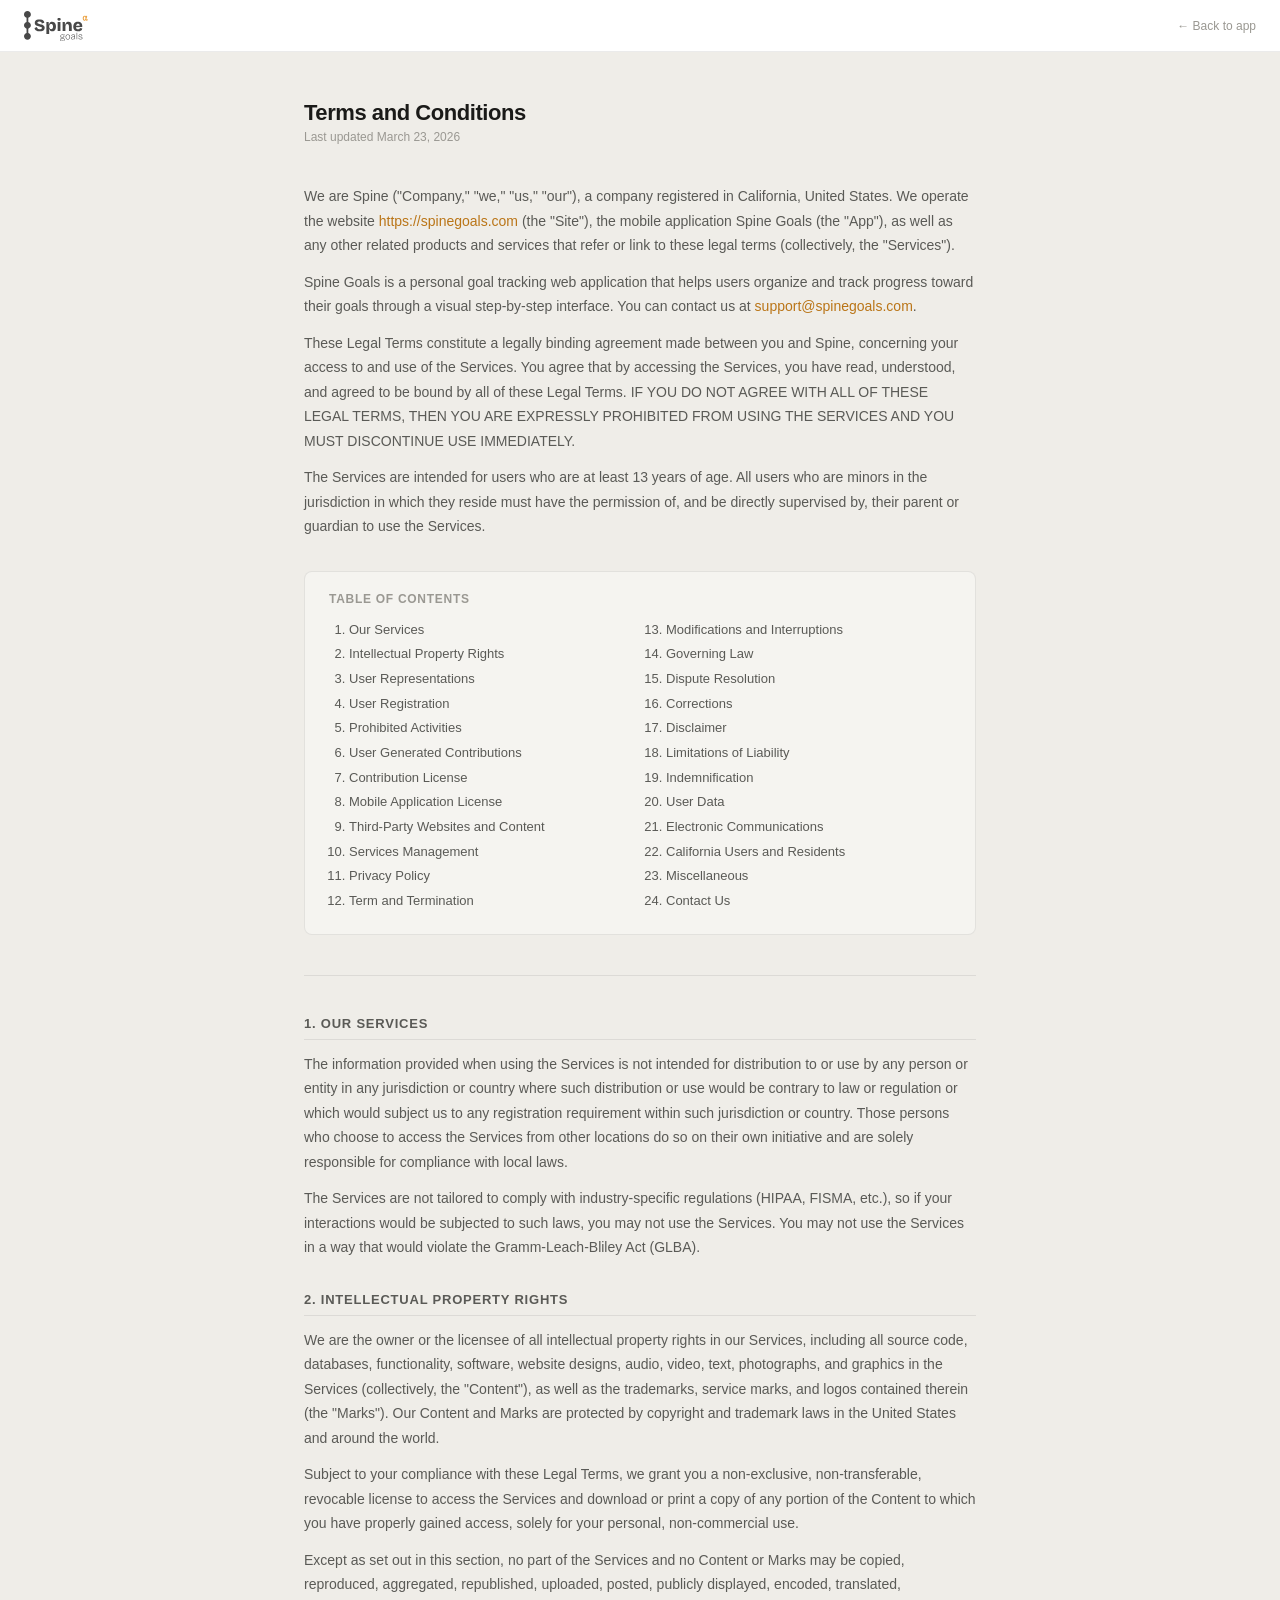
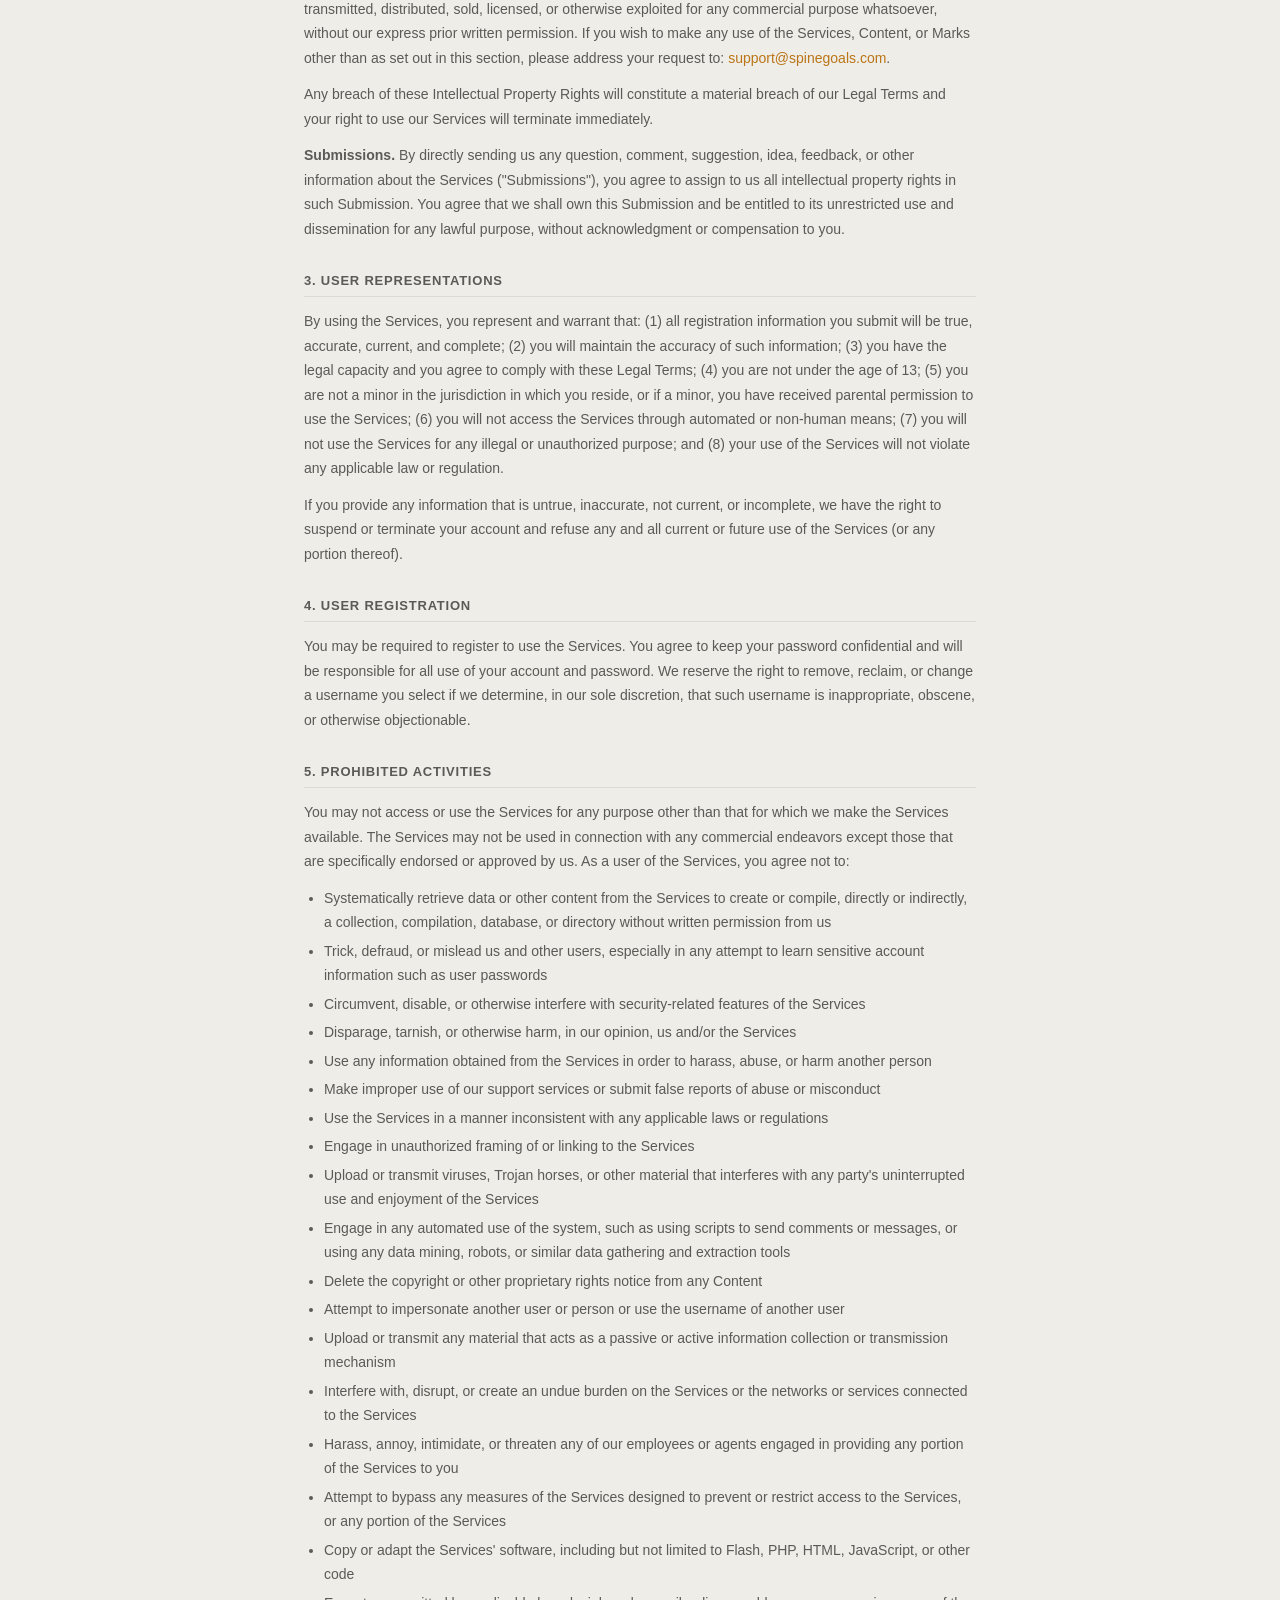
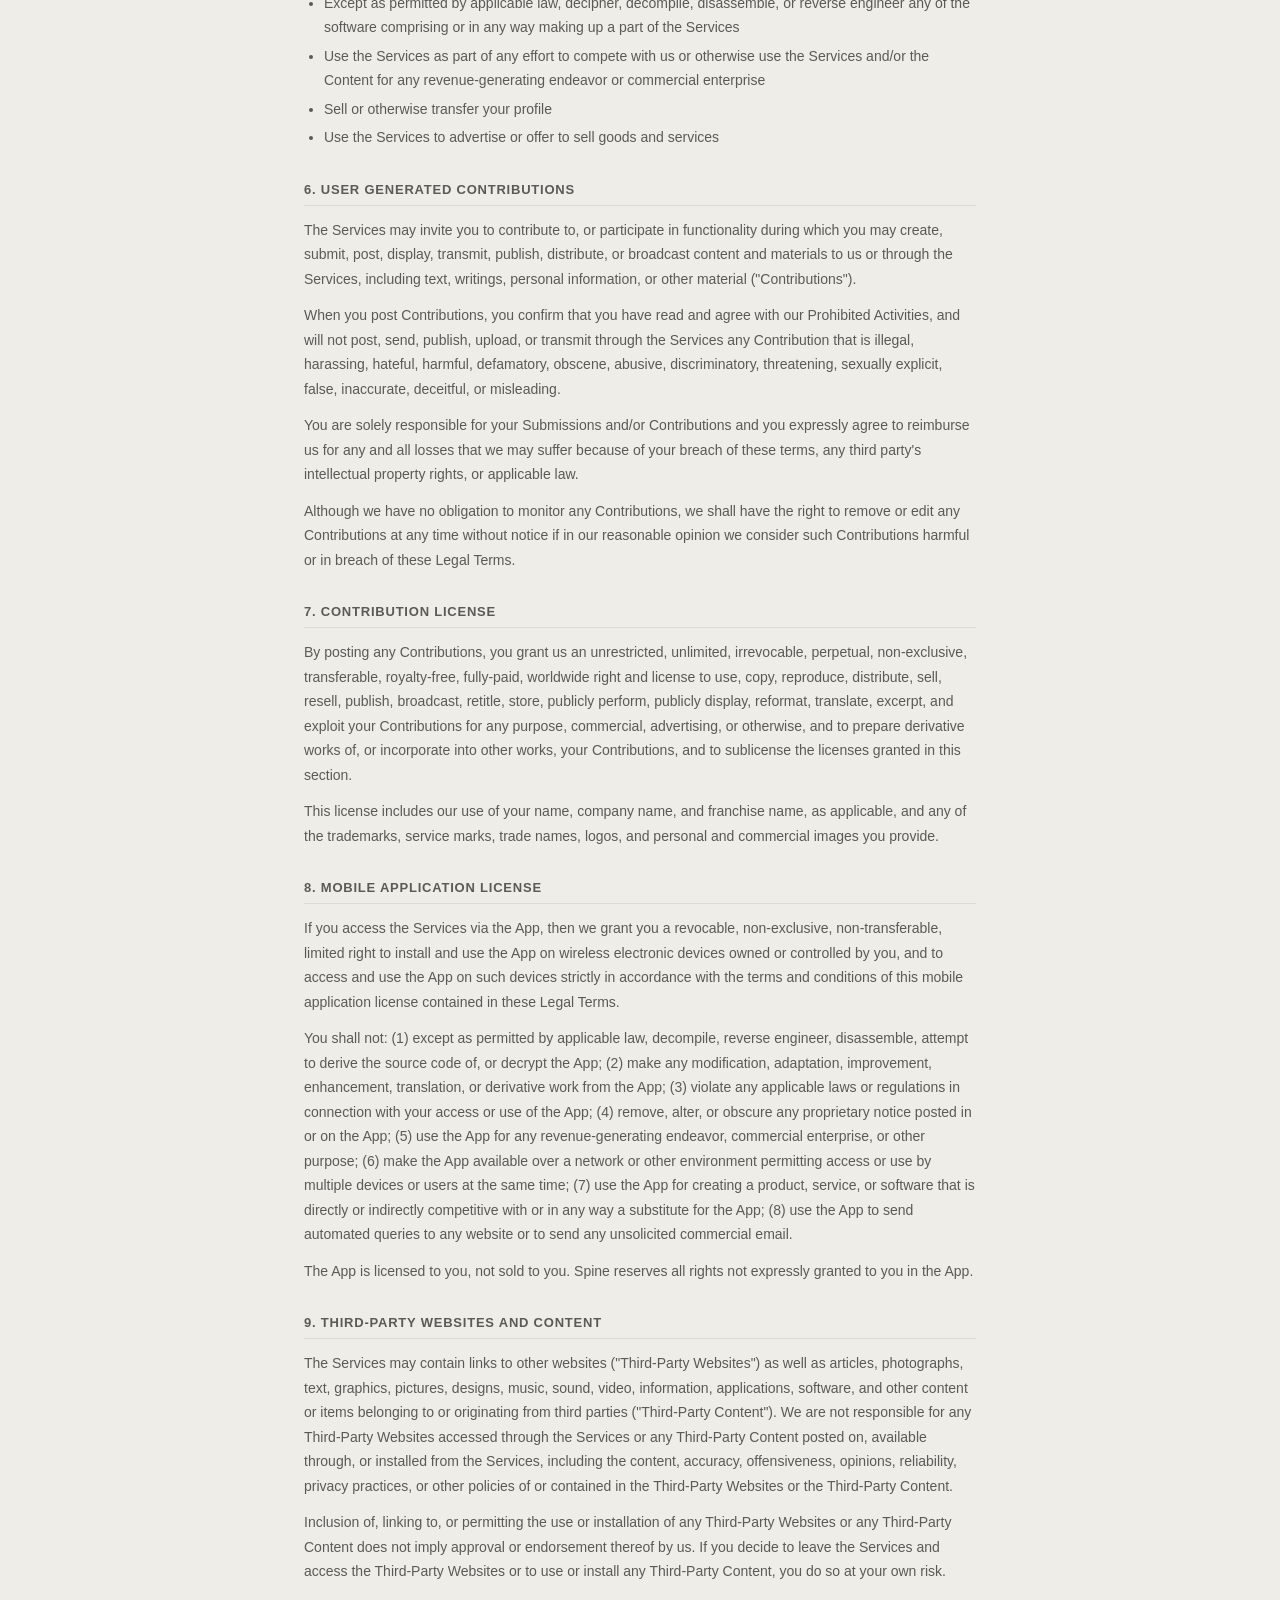
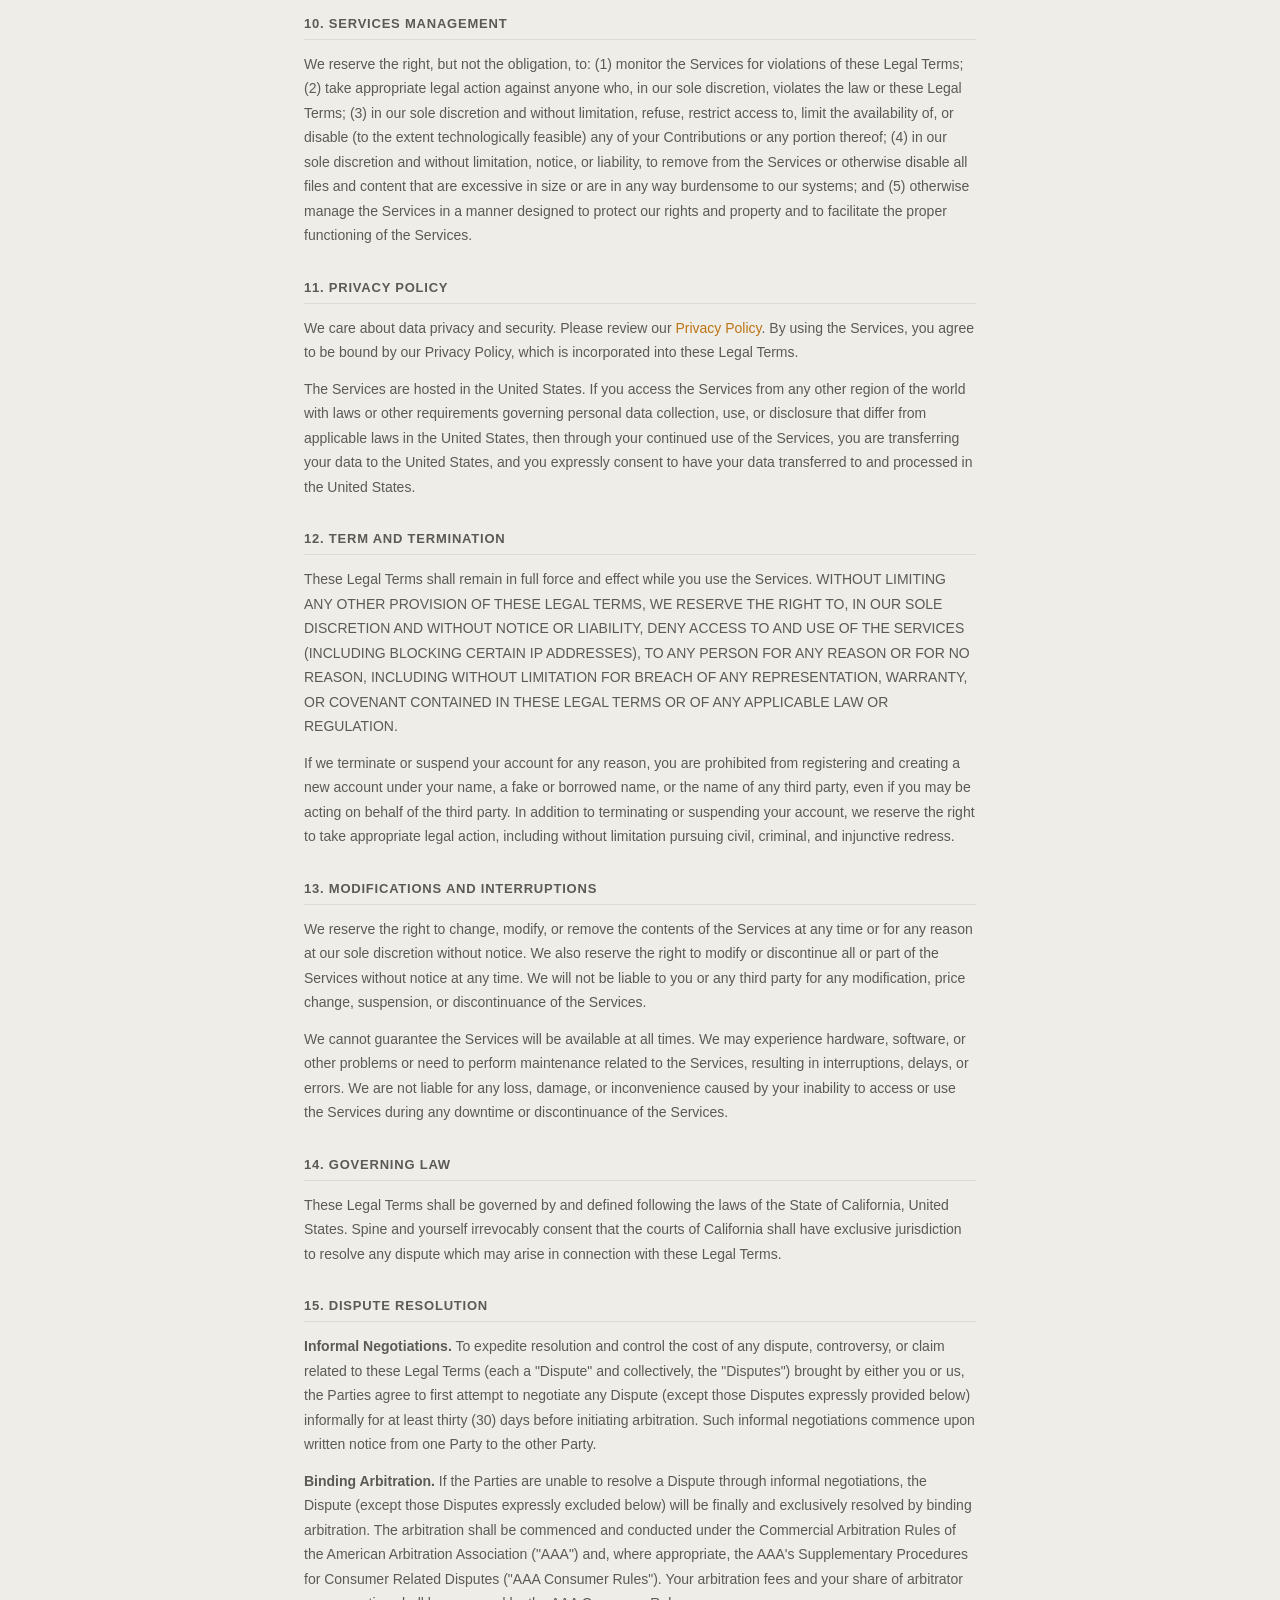
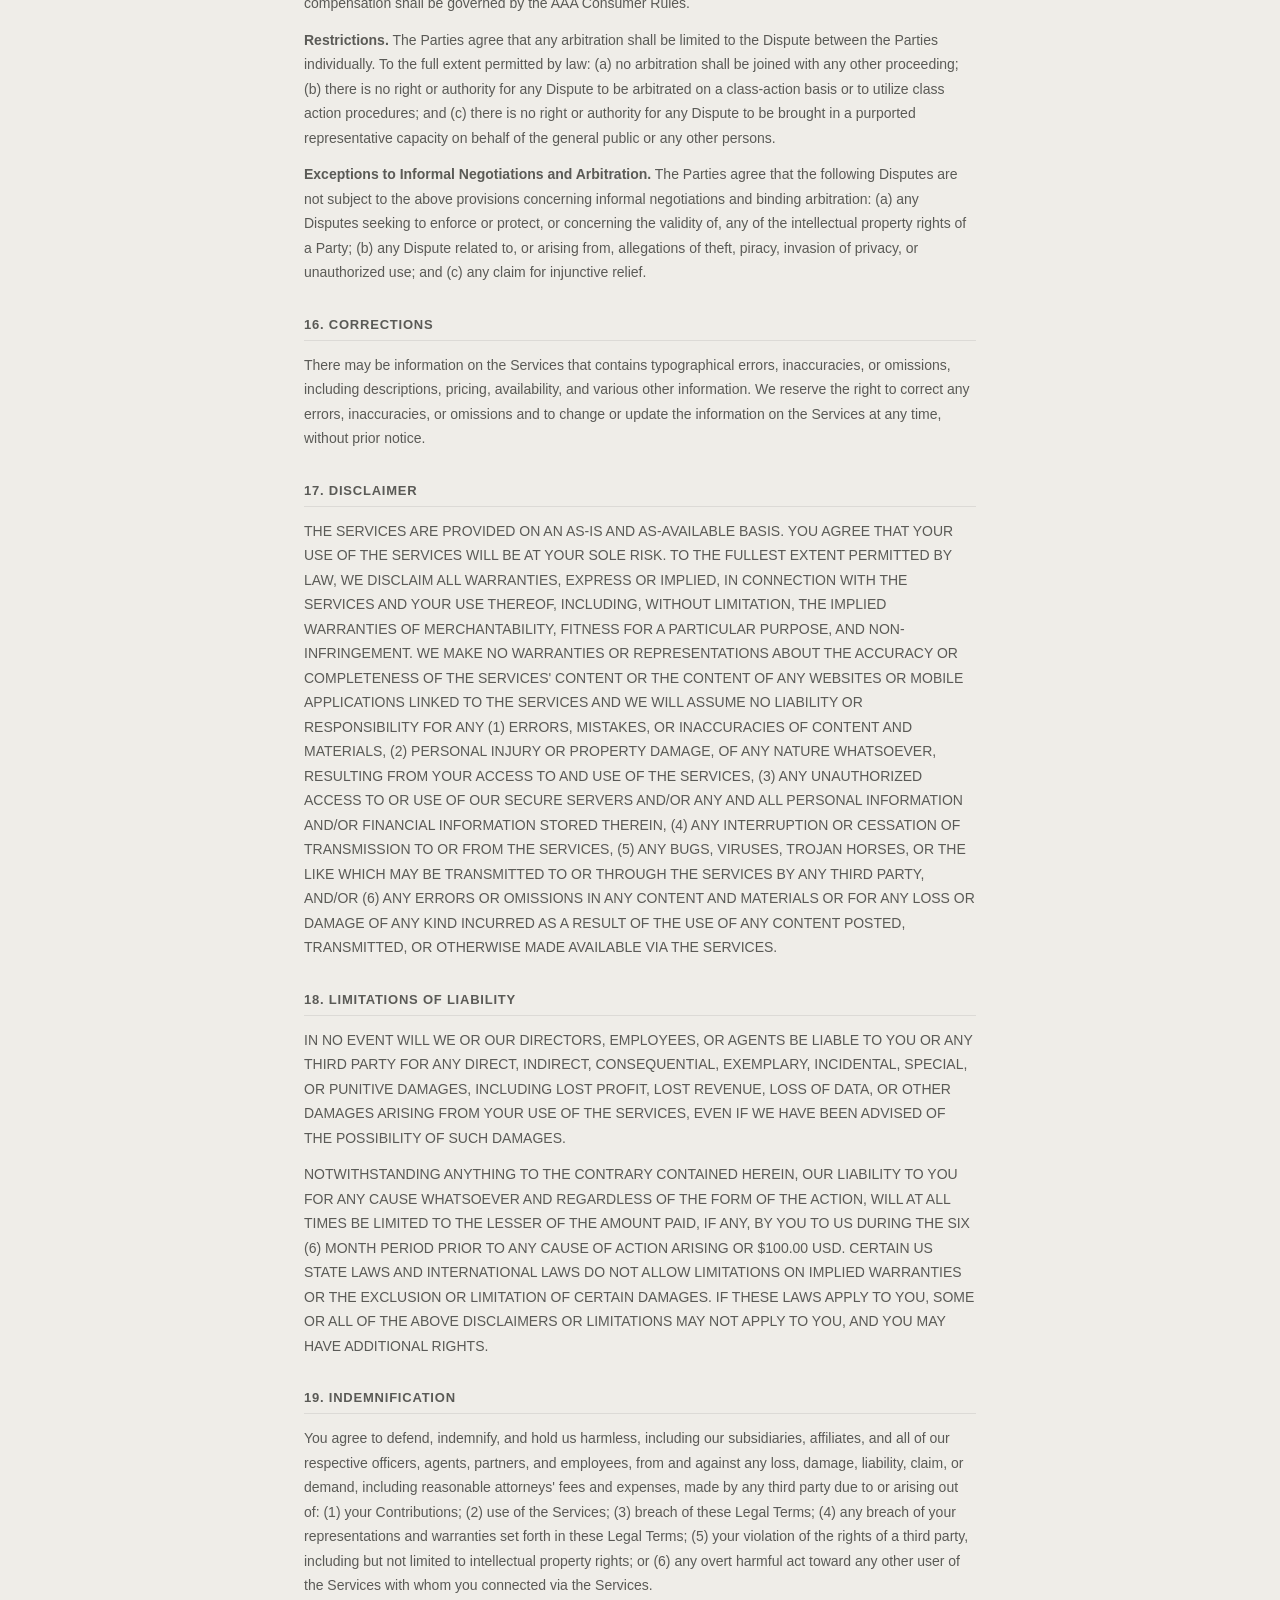
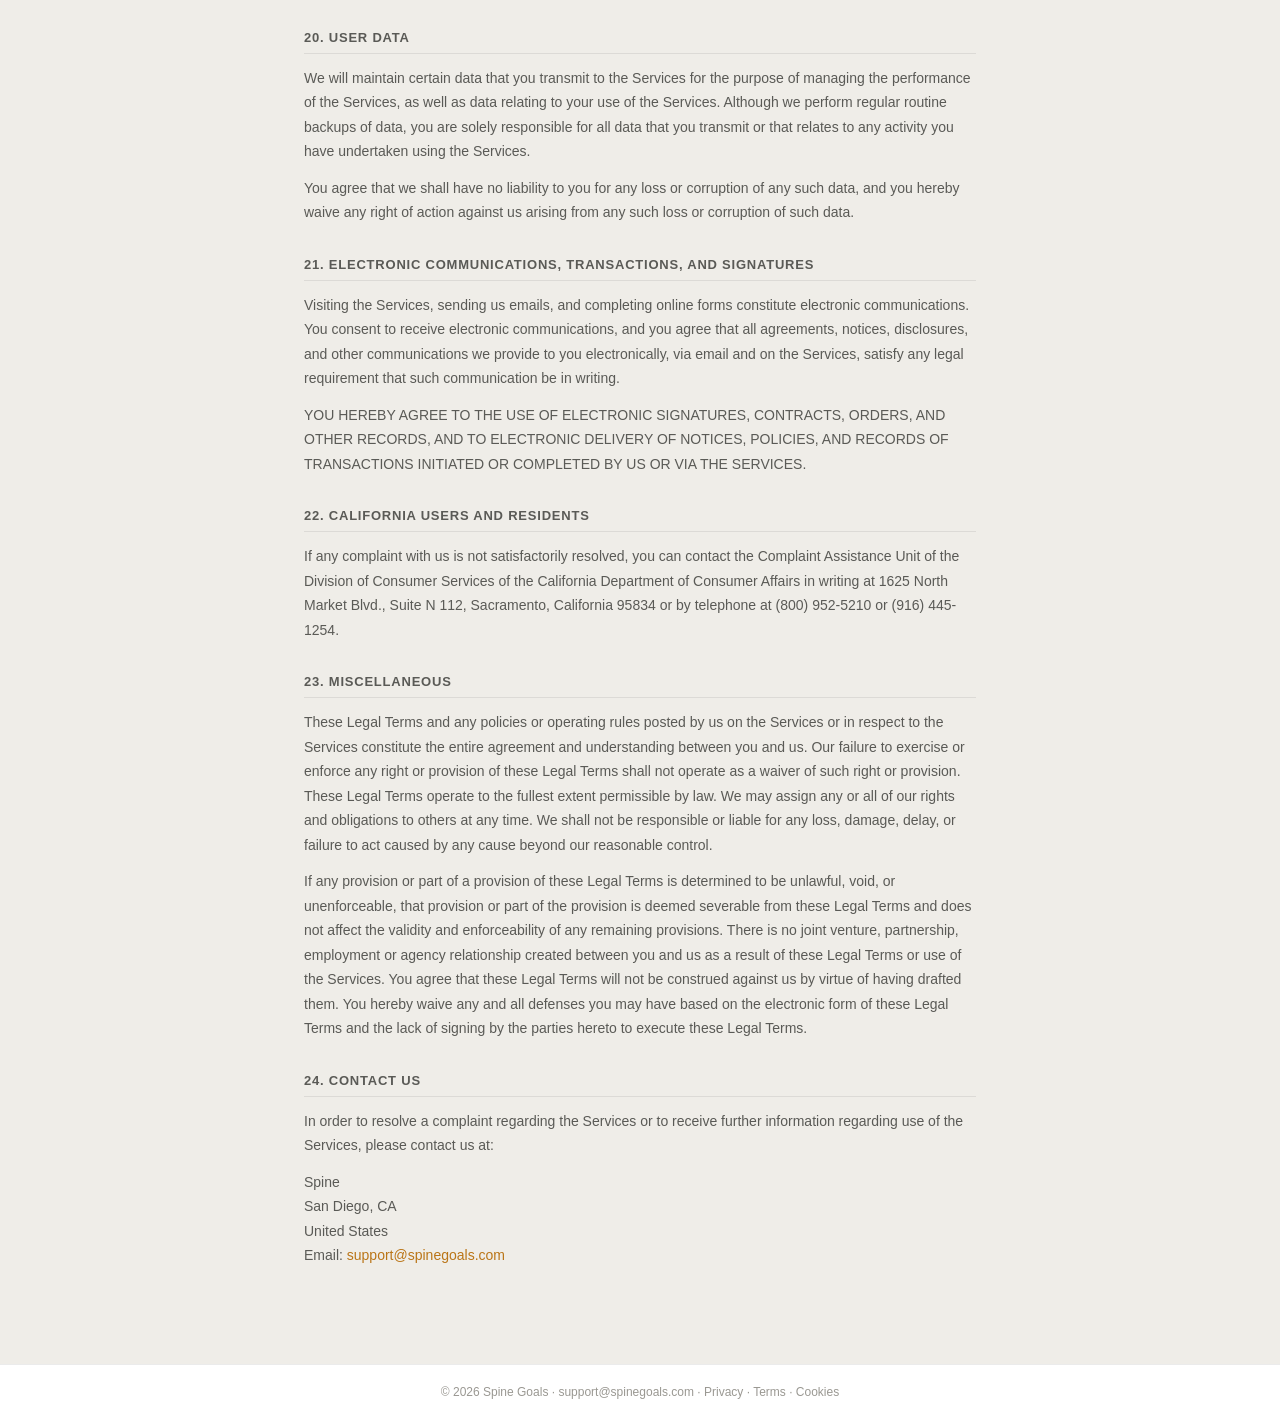
<file: terms.html>
<!DOCTYPE html>
<html lang="en">
<head>
<!-- Google tag (gtag.js) -->
<script async src="https://www.googletagmanager.com/gtag/js?id=G-RN1TNMEYB0"></script>
<script>
  window.dataLayer = window.dataLayer || [];
  function gtag(){dataLayer.push(arguments);}
  gtag('js', new Date());
  gtag('config', 'G-RN1TNMEYB0');
</script>
<meta charset="UTF-8">
<meta name="viewport" content="width=device-width, initial-scale=1.0">
<title>Terms and Conditions — Spine Goals</title>
<link rel="icon" href="favicon.png" type="image/png">
<link rel="stylesheet" href="spine-goals.css">
<style>
  :root { --accent: #BA7517; }

  .site-header {
    background: var(--bg);
    border-bottom: 0.5px solid var(--border1);
    padding: 0 1.5rem;
    height: 52px;
    display: flex;
    align-items: center;
    justify-content: space-between;
  }

  .site-header a.home-link {
    text-decoration: none;
    display: flex;
    align-items: center;
    gap: 8px;
    color: var(--text1);
  }

  .logo-wordmark {
    font-size: 15px;
    font-weight: 600;
    letter-spacing: -0.02em;
    color: var(--text1);
  }

  .logo-dot {
    width: 8px;
    height: 8px;
    border-radius: 50%;
    background: var(--accent);
    flex-shrink: 0;
  }

  .back-link {
    font-size: 12px;
    color: var(--text3);
    text-decoration: none;
  }
  .back-link:hover { color: var(--text2); border-bottom: 0.5px solid var(--border2); padding-bottom: 1px; }

  .page-wrapper {
    max-width: 720px;
    margin: 0 auto;
    padding: 3rem 1.5rem 4rem;
  }

  .page-title {
    font-size: 22px;
    font-weight: 600;
    letter-spacing: -0.02em;
    color: var(--text1);
    margin-bottom: 0.25rem;
  }

  .last-updated {
    font-size: 12px;
    color: var(--text3);
    margin-bottom: 2.5rem;
  }

  .legal-section {
    margin-bottom: 2rem;
  }

  .legal-section h2 {
    font-size: 13px;
    font-weight: 600;
    text-transform: uppercase;
    letter-spacing: 0.06em;
    color: var(--text2);
    margin-bottom: 0.75rem;
    padding-bottom: 0.5rem;
    border-bottom: 0.5px solid var(--border1);
  }

  .legal-section p {
    font-size: 14px;
    line-height: 1.75;
    color: var(--text2);
    margin-bottom: 0.75rem;
  }

  .legal-section p:last-child {
    margin-bottom: 0;
  }

  .legal-section ul {
    font-size: 14px;
    line-height: 1.75;
    color: var(--text2);
    padding-left: 1.25rem;
    margin-bottom: 0.75rem;
  }

  .legal-section ul li {
    margin-bottom: 0.25rem;
  }

  a { color: var(--accent); text-decoration: none; }
  a:hover { text-decoration: underline; }

  .toc {
    background: var(--bg2);
    border: 0.5px solid var(--border1);
    border-radius: var(--radius-md);
    padding: 1.25rem 1.5rem;
    margin-bottom: 2.5rem;
  }

  .toc p {
    font-size: 12px;
    font-weight: 600;
    color: var(--text3);
    text-transform: uppercase;
    letter-spacing: 0.06em;
    margin-bottom: 0.75rem;
  }

  .toc ol {
    padding-left: 1.25rem;
    font-size: 13px;
    line-height: 1.9;
    color: var(--text2);
    columns: 2;
    column-gap: 2rem;
  }

  .toc ol li a {
    color: var(--text2);
    font-size: 13px;
  }

  .divider {
    border: none;
    border-top: 0.5px solid var(--border1);
    margin: 2.5rem 0;
  }

  .site-footer {
    background: var(--bg);
    border-top: 0.5px solid var(--border1);
    padding: 1.25rem 1.5rem;
    text-align: center;
    font-size: 12px;
    color: var(--text3);
  }

  .site-footer a {
    color: var(--text3);
    text-decoration: none;
  }
  .site-footer a:hover {
    color: var(--text2);
    border-bottom: 0.5px solid var(--border2);
    padding-bottom: 1px;
  }

  @media (max-width: 520px) {
    .toc ol { columns: 1; }
  }
</style>
</head>
<body>

<header class="site-header">
  <a href="/" class="home-link">
    <svg style="height:30px;width:auto;display:block" viewBox="0 0 744 349" fill="none" xmlns="http://www.w3.org/2000/svg">
    <path fill="var(--logo-fill)" d="M473.06 279.35L455.808 276.475V278.354C459.789 279.313 462.959 281.009 465.318 283.441C467.751 285.801 468.968 288.934 468.968 292.842C468.968 296.086 468.083 298.924 466.313 301.357C464.544 303.716 461.89 305.56 458.352 306.887C454.813 308.14 450.388 308.767 445.08 308.767C443.974 308.767 442.868 308.73 441.763 308.656C440.657 308.509 439.404 308.287 438.003 307.992C435.57 309.319 433.616 310.573 432.142 311.753C430.667 312.933 429.93 314.002 429.93 314.96C429.93 315.992 430.667 316.803 432.142 317.393C433.69 317.909 435.496 318.278 437.561 318.499C439.625 318.646 441.505 318.72 443.2 318.72H453.817C455.292 318.72 457.098 318.904 459.236 319.272C461.448 319.567 463.623 320.194 465.761 321.152C467.972 322.111 469.816 323.549 471.29 325.466C472.765 327.383 473.502 329.963 473.502 333.207C473.502 337.041 472.322 340.1 469.963 342.386C467.677 344.671 464.397 346.293 460.121 347.252C455.919 348.284 450.868 348.801 444.97 348.801C439.072 348.801 434.242 348.358 430.482 347.474C426.796 346.589 424.068 345.225 422.299 343.382C420.529 341.539 419.645 339.216 419.645 336.414C419.645 333.023 420.935 330.222 423.516 328.01C426.17 325.798 430.262 324.212 435.791 323.254V321.264C431.81 321.337 428.898 320.858 427.055 319.826C425.212 318.794 424.29 317.392 424.29 315.623C424.29 313.633 425.248 312.048 427.165 310.868C429.082 309.615 432.141 308.361 436.344 307.107V305.117C431.92 305.191 428.566 303.938 426.28 301.357C424.068 298.703 422.963 295.311 422.963 291.183C422.963 287.275 423.958 283.995 425.948 281.341C428.013 278.687 430.888 276.695 434.574 275.368C438.334 273.967 442.721 273.268 447.734 273.268H473.06V279.35ZM438.776 324.36C433.69 325.761 430.262 327.42 428.492 329.337C426.723 331.18 425.838 333.096 425.838 335.087C425.838 337.52 426.723 339.29 428.492 340.396C430.262 341.575 432.547 342.349 435.349 342.718C438.15 343.16 441.062 343.382 444.085 343.382C449.32 343.382 453.633 343.013 457.024 342.275C460.489 341.612 463.07 340.506 464.766 338.958C466.461 337.41 467.309 335.493 467.309 333.207C467.309 330.995 466.682 329.3 465.429 328.12C464.249 326.867 462.738 325.982 460.895 325.466C459.125 324.95 457.319 324.655 455.476 324.581C453.706 324.434 452.195 324.36 450.941 324.36H438.776ZM40 0C62.0914 0 80 17.9086 80 40C80 58.5367 67.3902 74.1253 50.2812 78.6631V128.193C67.3903 132.731 80 148.321 80 166.857C80 185.394 67.3902 200.983 50.2812 205.521V255.05C67.3904 259.587 80 275.178 80 293.715C79.9997 315.806 62.0912 333.715 40 333.715C17.9088 333.715 0.00026392 315.806 0 293.715C0 275.231 12.5373 259.678 29.5713 255.09V205.48C12.5375 200.892 0 185.341 0 166.857C0 148.374 12.5373 132.821 29.5713 128.233V78.623C12.5375 74.035 0 58.4833 0 40C0 17.9086 17.9086 0 40 0ZM509.833 272.051C514.773 272.051 519.234 273.231 523.215 275.59C527.196 277.875 530.366 281.267 532.726 285.764C535.159 290.187 536.375 295.606 536.375 302.021C536.375 308.361 535.232 313.707 532.946 318.057C530.661 322.406 527.528 325.724 523.547 328.01C519.639 330.222 515.215 331.327 510.275 331.327C505.041 331.327 500.433 330.111 496.452 327.678C492.471 325.245 489.337 321.816 487.052 317.393C484.84 312.895 483.734 307.55 483.734 301.357C483.734 294.796 484.914 289.377 487.273 285.101C489.706 280.751 492.877 277.506 496.784 275.368C500.765 273.157 505.115 272.051 509.833 272.051ZM573.611 272.051C577.961 272.051 581.574 272.788 584.449 274.263C587.398 275.737 589.61 278.023 591.084 281.119C592.632 284.142 593.406 288.05 593.406 292.842V307.329C593.406 309.467 593.444 311.9 593.518 314.628C593.665 317.356 593.813 320.084 593.96 322.812C594.181 325.466 594.402 327.862 594.623 330H588.541C588.32 327.346 588.172 324.839 588.099 322.479C588.025 320.12 587.951 317.761 587.877 315.402H586.771C585.666 318.13 584.191 320.711 582.348 323.144C580.578 325.576 578.293 327.567 575.491 329.115C572.763 330.59 569.446 331.327 565.538 331.327C562.442 331.327 559.64 330.774 557.133 329.668C554.626 328.488 552.636 326.719 551.161 324.36C549.687 321.927 548.949 318.867 548.949 315.181C548.949 312.748 549.355 310.536 550.166 308.546C551.051 306.482 552.451 304.675 554.368 303.127C556.285 301.579 558.865 300.288 562.109 299.256C565.427 298.15 569.519 297.303 574.385 296.713C577.481 296.344 579.952 295.975 581.795 295.606C583.638 295.164 584.964 294.501 585.775 293.616C586.66 292.731 587.103 291.33 587.103 289.413C587.102 286.243 585.997 283.552 583.785 281.341C581.573 279.055 578.108 277.912 573.39 277.912C571.178 277.912 568.819 278.281 566.312 279.019C563.88 279.756 561.741 281.082 559.897 282.999C558.054 284.916 556.912 287.681 556.47 291.294L550.498 288.971C550.867 286.538 551.641 284.326 552.82 282.336C554 280.272 555.548 278.465 557.465 276.917C559.455 275.369 561.815 274.189 564.543 273.378C567.271 272.493 570.294 272.051 573.611 272.051ZM656.72 272.051C661.364 272.051 665.236 272.825 668.332 274.373C671.502 275.848 673.899 277.949 675.521 280.677C677.142 283.405 677.916 286.538 677.843 290.077L671.871 290.962C671.945 288.013 671.318 285.58 669.991 283.663C668.738 281.746 666.895 280.308 664.462 279.35C662.103 278.391 659.301 277.912 656.057 277.912C651.559 277.912 647.983 278.797 645.329 280.566C642.749 282.336 641.459 284.769 641.459 287.865C641.459 290.224 642.196 292.104 643.671 293.505C645.219 294.832 647.246 295.864 649.753 296.602C652.333 297.339 655.135 298.04 658.158 298.703C661.033 299.293 663.761 299.956 666.342 300.693C668.996 301.431 671.318 302.39 673.309 303.569C675.373 304.675 676.995 306.187 678.175 308.104C679.428 309.947 680.055 312.306 680.055 315.181C680.055 318.867 679.097 321.927 677.18 324.36C675.263 326.72 672.608 328.488 669.217 329.668C665.899 330.774 662.066 331.327 657.716 331.327C653.735 331.327 650.232 330.885 647.209 330C644.186 329.042 641.68 327.714 639.689 326.019C637.773 324.323 636.334 322.296 635.376 319.937C634.491 317.577 634.16 314.997 634.381 312.195L640.464 311.643C640.095 314.739 640.574 317.32 641.901 319.384C643.302 321.374 645.366 322.886 648.094 323.918C650.895 324.95 654.177 325.466 657.937 325.466C663.097 325.466 667.042 324.581 669.77 322.812C672.571 321.042 673.973 318.609 673.973 315.513C673.973 313.08 673.198 311.2 671.649 309.873C670.101 308.472 668 307.403 665.346 306.666C662.765 305.855 659.817 305.118 656.499 304.454C653.919 303.864 651.338 303.2 648.758 302.463C646.251 301.726 643.966 300.804 641.901 299.698C639.911 298.519 638.289 297.007 637.035 295.164C635.856 293.321 635.266 291.035 635.266 288.308C635.266 284.916 636.15 282.041 637.92 279.682C639.689 277.249 642.159 275.369 645.329 274.042C648.573 272.715 652.37 272.051 656.72 272.051ZM618.518 330H612.214V253.582H618.518V330ZM587.214 299.336C586.734 299.552 586.219 299.748 585.665 299.92C583.601 300.583 581.242 301.099 578.588 301.468C575.934 301.836 573.242 302.279 570.515 302.795C567.787 303.237 565.243 303.9 562.884 304.785C560.598 305.67 558.755 306.961 557.354 308.656C555.954 310.278 555.253 312.527 555.253 315.402C555.253 318.794 556.249 321.338 558.239 323.033C560.23 324.655 562.81 325.466 565.98 325.466C567.75 325.466 569.52 325.207 571.289 324.691C573.132 324.102 574.975 323.143 576.818 321.816C578.735 320.489 580.542 318.756 582.237 316.618C584.007 314.406 585.666 311.716 587.214 308.546V299.336ZM509.833 278.022C505.852 278.023 502.386 278.944 499.438 280.787C496.489 282.63 494.166 285.285 492.471 288.75C490.849 292.141 490.038 296.27 490.038 301.136C490.038 308.508 491.881 314.407 495.567 318.83C499.327 323.18 504.304 325.355 510.497 325.355C514.478 325.355 517.907 324.396 520.782 322.479C523.731 320.489 526.017 317.724 527.639 314.186C529.261 310.647 530.071 306.555 530.071 301.91C530.071 297.118 529.223 292.952 527.527 289.413C525.905 285.801 523.583 282.999 520.561 281.009C517.538 279.018 513.962 278.022 509.833 278.022ZM445.854 278.797C440.473 278.797 436.344 279.977 433.469 282.336C430.593 284.621 429.155 287.608 429.155 291.294C429.155 293.8 429.819 295.975 431.146 297.818C432.473 299.588 434.39 300.988 436.896 302.021C439.477 302.979 442.647 303.458 446.407 303.458C451.789 303.458 455.844 302.463 458.572 300.473C461.374 298.408 462.774 295.57 462.774 291.957C462.774 288.123 461.374 284.99 458.572 282.557C455.771 280.05 451.531 278.797 445.854 278.797ZM326.535 124.516C335.962 124.516 344.042 126.805 350.775 131.384C357.643 135.962 362.895 142.494 366.531 150.978C370.167 159.462 371.985 169.63 371.985 181.48C371.985 191.984 370.369 201.411 367.137 209.76C364.039 218.109 359.259 224.708 352.795 229.556C346.466 234.404 338.385 236.828 328.555 236.828C321.956 236.828 316.368 235.683 311.789 233.394C307.21 230.97 303.305 227.468 300.073 222.89C296.976 218.311 294.35 212.588 292.195 205.72H288.357C289.165 209.356 289.906 213.059 290.579 216.83C291.252 220.601 291.791 224.237 292.195 227.738C292.734 231.239 293.003 234.606 293.003 237.838V268.138H260.481V127.344H287.146L287.549 157.644L291.185 158.048C292.397 150.507 294.552 144.244 297.649 139.262C300.747 134.279 304.72 130.576 309.567 128.152C314.55 125.728 320.206 124.516 326.535 124.516ZM179.842 97.8516C191.558 97.8516 201.524 99.5357 209.738 102.902C217.953 106.269 224.282 110.982 228.726 117.042C233.17 122.967 235.594 129.902 235.998 137.848L206.91 146.13C206.91 142.225 206.236 138.791 204.89 135.828C203.678 132.865 201.927 130.441 199.638 128.556C197.349 126.536 194.521 125.055 191.154 124.112C187.788 123.035 183.949 122.496 179.64 122.496C174.522 122.496 170.146 123.102 166.51 124.314C163.009 125.526 160.382 127.142 158.632 129.162C156.881 131.047 156.006 133.27 156.006 135.828C156.006 139.06 157.353 141.754 160.046 143.908C162.874 145.928 166.645 147.679 171.358 149.16C176.206 150.507 181.526 151.854 187.316 153.2C193.107 154.412 199.099 155.96 205.294 157.846C211.489 159.596 217.279 161.953 222.666 164.916C228.053 167.879 232.362 171.919 235.594 177.036C238.96 182.019 240.644 188.348 240.644 196.024C240.643 204.239 238.421 211.443 233.978 217.638C229.668 223.698 223.137 228.412 214.384 231.778C205.631 235.145 194.79 236.828 181.862 236.828C173.244 236.828 165.432 236.02 158.43 234.404C151.427 232.788 145.367 230.364 140.25 227.132C135.133 223.765 131.093 219.523 128.13 214.406C125.167 209.289 123.417 203.363 122.878 196.63L151.36 187.136C151.764 192.792 153.38 197.506 156.208 201.276C159.036 205.047 162.807 207.874 167.52 209.76C172.367 211.51 177.754 212.386 183.68 212.386C189.336 212.386 194.05 211.713 197.82 210.366C201.725 208.885 204.621 207.067 206.506 204.912C208.526 202.623 209.536 200.198 209.536 197.64C209.536 194.677 208.257 192.253 205.698 190.368C203.14 188.348 199.638 186.665 195.194 185.318C190.75 183.837 185.565 182.423 179.64 181.076C172.906 179.46 166.308 177.71 159.844 175.824C153.38 173.939 147.521 171.514 142.27 168.552C137.018 165.454 132.843 161.549 129.746 156.836C126.783 151.988 125.302 145.928 125.302 138.656C125.302 130.442 127.39 123.304 131.564 117.244C135.739 111.184 141.866 106.47 149.946 103.104C158.026 99.6023 167.991 97.8516 179.842 97.8516ZM627.545 124.516C636.164 124.516 643.705 125.93 650.169 128.758C656.768 131.451 662.154 135.491 666.329 140.878C670.638 146.265 673.803 152.863 675.823 160.674C677.843 168.35 678.516 177.171 677.843 187.136L604.336 187.67C605.023 195.873 607.304 202.024 611.183 206.124C616.031 211.107 622.159 213.598 629.565 213.598C633.201 213.598 636.231 213.126 638.655 212.184C641.079 211.106 643.031 209.827 644.513 208.346C646.129 206.73 647.341 204.979 648.149 203.094C649.092 201.209 649.832 199.39 650.371 197.64L678.651 203.7C677.574 208.683 675.823 213.194 673.399 217.234C671.11 221.274 667.945 224.776 663.905 227.738C660 230.701 655.219 232.923 649.563 234.404C644.042 236.02 637.443 236.828 629.767 236.828C620.879 236.828 612.933 235.683 605.931 233.394C598.928 230.97 592.936 227.468 587.953 222.89C583.105 218.311 579.401 212.655 576.843 205.922C574.284 199.189 573.005 191.445 573.005 182.692C573.005 174.208 574.217 166.397 576.641 159.26C579.199 152.123 582.768 145.995 587.347 140.878C592.06 135.626 597.783 131.586 604.517 128.758C611.385 125.93 619.061 124.516 627.545 124.516ZM423.987 234H391.466V127.344H423.987V234ZM517.338 124.516C529.862 124.516 539.356 128.893 545.82 137.646C552.419 146.4 555.718 160.338 555.718 179.46V234H522.994V183.096C522.994 172.053 521.378 164.04 518.146 159.058C515.049 153.94 510.403 151.382 504.208 151.382C499.091 151.382 494.849 152.931 491.482 156.028C488.251 159.126 485.826 163.232 484.21 168.35C482.594 173.467 481.786 179.19 481.786 185.52V234H449.265V127.344H475.524L475.929 158.654H479.968C481.718 151.113 484.21 144.783 487.442 139.666C490.674 134.549 494.782 130.778 499.765 128.354C504.747 125.795 510.605 124.516 517.338 124.516ZM315.829 151.18C311.654 151.18 308.086 152.123 305.123 154.008C302.295 155.758 299.938 158.115 298.053 161.078C296.302 163.906 295.023 166.936 294.215 170.168C293.407 173.4 293.003 176.43 293.003 179.258V183.702C293.003 186.261 293.339 188.819 294.013 191.378C294.686 193.936 295.696 196.428 297.043 198.852C298.39 201.141 300.005 203.229 301.891 205.114C303.776 207 305.931 208.48 308.355 209.558C310.914 210.635 313.674 211.174 316.637 211.174C321.081 211.174 324.852 209.962 327.949 207.538C331.181 205.114 333.672 201.68 335.423 197.236C337.174 192.792 338.049 187.607 338.049 181.682C338.049 175.353 337.106 169.966 335.221 165.522C333.47 160.944 330.912 157.442 327.545 155.018C324.178 152.459 320.273 151.18 315.829 151.18ZM627.949 149.362C623.236 149.362 619.061 150.642 615.425 153.2C611.924 155.759 609.163 159.462 607.143 164.31C606.331 166.257 605.687 168.378 605.201 170.673L648.22 170.271C648.113 166.975 647.552 164.113 646.533 161.684C644.783 157.374 642.224 154.277 638.857 152.392C635.491 150.372 631.854 149.362 627.949 149.362ZM407.827 81.6924C414.156 81.6924 418.938 83.0391 422.17 85.7324C425.536 88.2911 427.22 92.0616 427.22 97.0439C427.22 102.026 425.536 105.864 422.17 108.558C418.938 111.116 414.156 112.396 407.827 112.396C401.633 112.395 396.852 111.116 393.485 108.558C390.254 105.864 388.638 102.094 388.638 97.2461C388.638 92.1289 390.254 88.2911 393.485 85.7324C396.852 83.0391 401.633 81.6924 407.827 81.6924Z"/>
    <path fill="#E99B35" d="M715.148 87.3103C715.148 82.2969 714.706 77.8364 713.821 73.9289C712.42 67.6621 709.951 64.5288 706.412 64.5288C702.43 64.5288 699.408 67.1092 697.343 72.27C695.648 76.4725 694.8 80.8223 694.8 85.3197C694.8 97.1896 698.523 103.125 705.969 103.125C708.623 103.125 710.909 101.06 712.826 96.9316C714.374 93.6139 715.148 90.4068 715.148 87.3103ZM743.349 100.139C740.916 109.281 736.418 113.852 729.857 113.852C725.802 113.852 722.3 111.198 719.351 105.889C716.033 110.977 711.02 113.52 704.31 113.52C697.233 113.52 691.814 110.387 688.054 104.12C685.031 98.8853 683.52 92.508 683.52 84.9879C683.52 77.6889 685.252 71.0167 688.717 64.9711C693.067 57.7459 698.965 54.1333 706.412 54.1333C710.098 54.1333 713.342 55.4235 716.144 58.0039C718.577 60.2157 720.457 63.0542 721.784 66.5194C722.226 64.8237 722.668 63.0542 723.111 61.2111C723.627 59.3679 724.143 57.451 724.659 55.4604L736.05 57.451C734.87 61.2848 733.469 65.9296 731.847 71.3853C730.225 76.8411 728.382 83.1816 726.318 90.4068C726.613 98.0006 727.977 101.798 730.41 101.798C731.589 101.798 732.695 99.9544 733.727 96.2681L743.349 100.139Z"/>
  </svg>
  </a>
  <a href="/" class="back-link">← Back to app</a>
</header>

<div class="page-wrapper">

  <h1 class="page-title">Terms and Conditions</h1>
  <p class="last-updated">Last updated March 23, 2026</p>

  <div class="legal-section">
    <p>We are Spine ("Company," "we," "us," "our"), a company registered in California, United States. We operate the website <a href="https://spinegoals.com">https://spinegoals.com</a> (the "Site"), the mobile application Spine Goals (the "App"), as well as any other related products and services that refer or link to these legal terms (collectively, the "Services").</p>
    <p>Spine Goals is a personal goal tracking web application that helps users organize and track progress toward their goals through a visual step-by-step interface. You can contact us at <a href="mailto:support@spinegoals.com">support@spinegoals.com</a>.</p>
    <p>These Legal Terms constitute a legally binding agreement made between you and Spine, concerning your access to and use of the Services. You agree that by accessing the Services, you have read, understood, and agreed to be bound by all of these Legal Terms. IF YOU DO NOT AGREE WITH ALL OF THESE LEGAL TERMS, THEN YOU ARE EXPRESSLY PROHIBITED FROM USING THE SERVICES AND YOU MUST DISCONTINUE USE IMMEDIATELY.</p>
    <p>The Services are intended for users who are at least 13 years of age. All users who are minors in the jurisdiction in which they reside must have the permission of, and be directly supervised by, their parent or guardian to use the Services.</p>
  </div>

  <div class="toc">
    <p>Table of Contents</p>
    <ol>
      <li><a href="#s1">Our Services</a></li>
      <li><a href="#s2">Intellectual Property Rights</a></li>
      <li><a href="#s3">User Representations</a></li>
      <li><a href="#s4">User Registration</a></li>
      <li><a href="#s5">Prohibited Activities</a></li>
      <li><a href="#s6">User Generated Contributions</a></li>
      <li><a href="#s7">Contribution License</a></li>
      <li><a href="#s8">Mobile Application License</a></li>
      <li><a href="#s9">Third-Party Websites and Content</a></li>
      <li><a href="#s10">Services Management</a></li>
      <li><a href="#s11">Privacy Policy</a></li>
      <li><a href="#s12">Term and Termination</a></li>
      <li><a href="#s13">Modifications and Interruptions</a></li>
      <li><a href="#s14">Governing Law</a></li>
      <li><a href="#s15">Dispute Resolution</a></li>
      <li><a href="#s16">Corrections</a></li>
      <li><a href="#s17">Disclaimer</a></li>
      <li><a href="#s18">Limitations of Liability</a></li>
      <li><a href="#s19">Indemnification</a></li>
      <li><a href="#s20">User Data</a></li>
      <li><a href="#s21">Electronic Communications</a></li>
      <li><a href="#s22">California Users and Residents</a></li>
      <li><a href="#s23">Miscellaneous</a></li>
      <li><a href="#s24">Contact Us</a></li>
    </ol>
  </div>

  <hr class="divider">

  <div class="legal-section" id="s1">
    <h2>1. Our Services</h2>
    <p>The information provided when using the Services is not intended for distribution to or use by any person or entity in any jurisdiction or country where such distribution or use would be contrary to law or regulation or which would subject us to any registration requirement within such jurisdiction or country. Those persons who choose to access the Services from other locations do so on their own initiative and are solely responsible for compliance with local laws.</p>
    <p>The Services are not tailored to comply with industry-specific regulations (HIPAA, FISMA, etc.), so if your interactions would be subjected to such laws, you may not use the Services. You may not use the Services in a way that would violate the Gramm-Leach-Bliley Act (GLBA).</p>
  </div>

  <div class="legal-section" id="s2">
    <h2>2. Intellectual Property Rights</h2>
    <p>We are the owner or the licensee of all intellectual property rights in our Services, including all source code, databases, functionality, software, website designs, audio, video, text, photographs, and graphics in the Services (collectively, the "Content"), as well as the trademarks, service marks, and logos contained therein (the "Marks"). Our Content and Marks are protected by copyright and trademark laws in the United States and around the world.</p>
    <p>Subject to your compliance with these Legal Terms, we grant you a non-exclusive, non-transferable, revocable license to access the Services and download or print a copy of any portion of the Content to which you have properly gained access, solely for your personal, non-commercial use.</p>
    <p>Except as set out in this section, no part of the Services and no Content or Marks may be copied, reproduced, aggregated, republished, uploaded, posted, publicly displayed, encoded, translated, transmitted, distributed, sold, licensed, or otherwise exploited for any commercial purpose whatsoever, without our express prior written permission. If you wish to make any use of the Services, Content, or Marks other than as set out in this section, please address your request to: <a href="mailto:support@spinegoals.com">support@spinegoals.com</a>.</p>
    <p>Any breach of these Intellectual Property Rights will constitute a material breach of our Legal Terms and your right to use our Services will terminate immediately.</p>
    <p><strong>Submissions.</strong> By directly sending us any question, comment, suggestion, idea, feedback, or other information about the Services ("Submissions"), you agree to assign to us all intellectual property rights in such Submission. You agree that we shall own this Submission and be entitled to its unrestricted use and dissemination for any lawful purpose, without acknowledgment or compensation to you.</p>
  </div>

  <div class="legal-section" id="s3">
    <h2>3. User Representations</h2>
    <p>By using the Services, you represent and warrant that: (1) all registration information you submit will be true, accurate, current, and complete; (2) you will maintain the accuracy of such information; (3) you have the legal capacity and you agree to comply with these Legal Terms; (4) you are not under the age of 13; (5) you are not a minor in the jurisdiction in which you reside, or if a minor, you have received parental permission to use the Services; (6) you will not access the Services through automated or non-human means; (7) you will not use the Services for any illegal or unauthorized purpose; and (8) your use of the Services will not violate any applicable law or regulation.</p>
    <p>If you provide any information that is untrue, inaccurate, not current, or incomplete, we have the right to suspend or terminate your account and refuse any and all current or future use of the Services (or any portion thereof).</p>
  </div>

  <div class="legal-section" id="s4">
    <h2>4. User Registration</h2>
    <p>You may be required to register to use the Services. You agree to keep your password confidential and will be responsible for all use of your account and password. We reserve the right to remove, reclaim, or change a username you select if we determine, in our sole discretion, that such username is inappropriate, obscene, or otherwise objectionable.</p>
  </div>

  <div class="legal-section" id="s5">
    <h2>5. Prohibited Activities</h2>
    <p>You may not access or use the Services for any purpose other than that for which we make the Services available. The Services may not be used in connection with any commercial endeavors except those that are specifically endorsed or approved by us. As a user of the Services, you agree not to:</p>
    <ul>
      <li>Systematically retrieve data or other content from the Services to create or compile, directly or indirectly, a collection, compilation, database, or directory without written permission from us</li>
      <li>Trick, defraud, or mislead us and other users, especially in any attempt to learn sensitive account information such as user passwords</li>
      <li>Circumvent, disable, or otherwise interfere with security-related features of the Services</li>
      <li>Disparage, tarnish, or otherwise harm, in our opinion, us and/or the Services</li>
      <li>Use any information obtained from the Services in order to harass, abuse, or harm another person</li>
      <li>Make improper use of our support services or submit false reports of abuse or misconduct</li>
      <li>Use the Services in a manner inconsistent with any applicable laws or regulations</li>
      <li>Engage in unauthorized framing of or linking to the Services</li>
      <li>Upload or transmit viruses, Trojan horses, or other material that interferes with any party's uninterrupted use and enjoyment of the Services</li>
      <li>Engage in any automated use of the system, such as using scripts to send comments or messages, or using any data mining, robots, or similar data gathering and extraction tools</li>
      <li>Delete the copyright or other proprietary rights notice from any Content</li>
      <li>Attempt to impersonate another user or person or use the username of another user</li>
      <li>Upload or transmit any material that acts as a passive or active information collection or transmission mechanism</li>
      <li>Interfere with, disrupt, or create an undue burden on the Services or the networks or services connected to the Services</li>
      <li>Harass, annoy, intimidate, or threaten any of our employees or agents engaged in providing any portion of the Services to you</li>
      <li>Attempt to bypass any measures of the Services designed to prevent or restrict access to the Services, or any portion of the Services</li>
      <li>Copy or adapt the Services' software, including but not limited to Flash, PHP, HTML, JavaScript, or other code</li>
      <li>Except as permitted by applicable law, decipher, decompile, disassemble, or reverse engineer any of the software comprising or in any way making up a part of the Services</li>
      <li>Use the Services as part of any effort to compete with us or otherwise use the Services and/or the Content for any revenue-generating endeavor or commercial enterprise</li>
      <li>Sell or otherwise transfer your profile</li>
      <li>Use the Services to advertise or offer to sell goods and services</li>
    </ul>
  </div>

  <div class="legal-section" id="s6">
    <h2>6. User Generated Contributions</h2>
    <p>The Services may invite you to contribute to, or participate in functionality during which you may create, submit, post, display, transmit, publish, distribute, or broadcast content and materials to us or through the Services, including text, writings, personal information, or other material ("Contributions").</p>
    <p>When you post Contributions, you confirm that you have read and agree with our Prohibited Activities, and will not post, send, publish, upload, or transmit through the Services any Contribution that is illegal, harassing, hateful, harmful, defamatory, obscene, abusive, discriminatory, threatening, sexually explicit, false, inaccurate, deceitful, or misleading.</p>
    <p>You are solely responsible for your Submissions and/or Contributions and you expressly agree to reimburse us for any and all losses that we may suffer because of your breach of these terms, any third party's intellectual property rights, or applicable law.</p>
    <p>Although we have no obligation to monitor any Contributions, we shall have the right to remove or edit any Contributions at any time without notice if in our reasonable opinion we consider such Contributions harmful or in breach of these Legal Terms.</p>
  </div>

  <div class="legal-section" id="s7">
    <h2>7. Contribution License</h2>
    <p>By posting any Contributions, you grant us an unrestricted, unlimited, irrevocable, perpetual, non-exclusive, transferable, royalty-free, fully-paid, worldwide right and license to use, copy, reproduce, distribute, sell, resell, publish, broadcast, retitle, store, publicly perform, publicly display, reformat, translate, excerpt, and exploit your Contributions for any purpose, commercial, advertising, or otherwise, and to prepare derivative works of, or incorporate into other works, your Contributions, and to sublicense the licenses granted in this section.</p>
    <p>This license includes our use of your name, company name, and franchise name, as applicable, and any of the trademarks, service marks, trade names, logos, and personal and commercial images you provide.</p>
  </div>

  <div class="legal-section" id="s8">
    <h2>8. Mobile Application License</h2>
    <p>If you access the Services via the App, then we grant you a revocable, non-exclusive, non-transferable, limited right to install and use the App on wireless electronic devices owned or controlled by you, and to access and use the App on such devices strictly in accordance with the terms and conditions of this mobile application license contained in these Legal Terms.</p>
    <p>You shall not: (1) except as permitted by applicable law, decompile, reverse engineer, disassemble, attempt to derive the source code of, or decrypt the App; (2) make any modification, adaptation, improvement, enhancement, translation, or derivative work from the App; (3) violate any applicable laws or regulations in connection with your access or use of the App; (4) remove, alter, or obscure any proprietary notice posted in or on the App; (5) use the App for any revenue-generating endeavor, commercial enterprise, or other purpose; (6) make the App available over a network or other environment permitting access or use by multiple devices or users at the same time; (7) use the App for creating a product, service, or software that is directly or indirectly competitive with or in any way a substitute for the App; (8) use the App to send automated queries to any website or to send any unsolicited commercial email.</p>
    <p>The App is licensed to you, not sold to you. Spine reserves all rights not expressly granted to you in the App.</p>
  </div>

  <div class="legal-section" id="s9">
    <h2>9. Third-Party Websites and Content</h2>
    <p>The Services may contain links to other websites ("Third-Party Websites") as well as articles, photographs, text, graphics, pictures, designs, music, sound, video, information, applications, software, and other content or items belonging to or originating from third parties ("Third-Party Content"). We are not responsible for any Third-Party Websites accessed through the Services or any Third-Party Content posted on, available through, or installed from the Services, including the content, accuracy, offensiveness, opinions, reliability, privacy practices, or other policies of or contained in the Third-Party Websites or the Third-Party Content.</p>
    <p>Inclusion of, linking to, or permitting the use or installation of any Third-Party Websites or any Third-Party Content does not imply approval or endorsement thereof by us. If you decide to leave the Services and access the Third-Party Websites or to use or install any Third-Party Content, you do so at your own risk.</p>
  </div>

  <div class="legal-section" id="s10">
    <h2>10. Services Management</h2>
    <p>We reserve the right, but not the obligation, to: (1) monitor the Services for violations of these Legal Terms; (2) take appropriate legal action against anyone who, in our sole discretion, violates the law or these Legal Terms; (3) in our sole discretion and without limitation, refuse, restrict access to, limit the availability of, or disable (to the extent technologically feasible) any of your Contributions or any portion thereof; (4) in our sole discretion and without limitation, notice, or liability, to remove from the Services or otherwise disable all files and content that are excessive in size or are in any way burdensome to our systems; and (5) otherwise manage the Services in a manner designed to protect our rights and property and to facilitate the proper functioning of the Services.</p>
  </div>

  <div class="legal-section" id="s11">
    <h2>11. Privacy Policy</h2>
    <p>We care about data privacy and security. Please review our <a href="/privacy.html">Privacy Policy</a>. By using the Services, you agree to be bound by our Privacy Policy, which is incorporated into these Legal Terms.</p>
    <p>The Services are hosted in the United States. If you access the Services from any other region of the world with laws or other requirements governing personal data collection, use, or disclosure that differ from applicable laws in the United States, then through your continued use of the Services, you are transferring your data to the United States, and you expressly consent to have your data transferred to and processed in the United States.</p>
  </div>

  <div class="legal-section" id="s12">
    <h2>12. Term and Termination</h2>
    <p>These Legal Terms shall remain in full force and effect while you use the Services. WITHOUT LIMITING ANY OTHER PROVISION OF THESE LEGAL TERMS, WE RESERVE THE RIGHT TO, IN OUR SOLE DISCRETION AND WITHOUT NOTICE OR LIABILITY, DENY ACCESS TO AND USE OF THE SERVICES (INCLUDING BLOCKING CERTAIN IP ADDRESSES), TO ANY PERSON FOR ANY REASON OR FOR NO REASON, INCLUDING WITHOUT LIMITATION FOR BREACH OF ANY REPRESENTATION, WARRANTY, OR COVENANT CONTAINED IN THESE LEGAL TERMS OR OF ANY APPLICABLE LAW OR REGULATION.</p>
    <p>If we terminate or suspend your account for any reason, you are prohibited from registering and creating a new account under your name, a fake or borrowed name, or the name of any third party, even if you may be acting on behalf of the third party. In addition to terminating or suspending your account, we reserve the right to take appropriate legal action, including without limitation pursuing civil, criminal, and injunctive redress.</p>
  </div>

  <div class="legal-section" id="s13">
    <h2>13. Modifications and Interruptions</h2>
    <p>We reserve the right to change, modify, or remove the contents of the Services at any time or for any reason at our sole discretion without notice. We also reserve the right to modify or discontinue all or part of the Services without notice at any time. We will not be liable to you or any third party for any modification, price change, suspension, or discontinuance of the Services.</p>
    <p>We cannot guarantee the Services will be available at all times. We may experience hardware, software, or other problems or need to perform maintenance related to the Services, resulting in interruptions, delays, or errors. We are not liable for any loss, damage, or inconvenience caused by your inability to access or use the Services during any downtime or discontinuance of the Services.</p>
  </div>

  <div class="legal-section" id="s14">
    <h2>14. Governing Law</h2>
    <p>These Legal Terms shall be governed by and defined following the laws of the State of California, United States. Spine and yourself irrevocably consent that the courts of California shall have exclusive jurisdiction to resolve any dispute which may arise in connection with these Legal Terms.</p>
  </div>

  <div class="legal-section" id="s15">
    <h2>15. Dispute Resolution</h2>
    <p><strong>Informal Negotiations.</strong> To expedite resolution and control the cost of any dispute, controversy, or claim related to these Legal Terms (each a "Dispute" and collectively, the "Disputes") brought by either you or us, the Parties agree to first attempt to negotiate any Dispute (except those Disputes expressly provided below) informally for at least thirty (30) days before initiating arbitration. Such informal negotiations commence upon written notice from one Party to the other Party.</p>
    <p><strong>Binding Arbitration.</strong> If the Parties are unable to resolve a Dispute through informal negotiations, the Dispute (except those Disputes expressly excluded below) will be finally and exclusively resolved by binding arbitration. The arbitration shall be commenced and conducted under the Commercial Arbitration Rules of the American Arbitration Association ("AAA") and, where appropriate, the AAA's Supplementary Procedures for Consumer Related Disputes ("AAA Consumer Rules"). Your arbitration fees and your share of arbitrator compensation shall be governed by the AAA Consumer Rules.</p>
    <p><strong>Restrictions.</strong> The Parties agree that any arbitration shall be limited to the Dispute between the Parties individually. To the full extent permitted by law: (a) no arbitration shall be joined with any other proceeding; (b) there is no right or authority for any Dispute to be arbitrated on a class-action basis or to utilize class action procedures; and (c) there is no right or authority for any Dispute to be brought in a purported representative capacity on behalf of the general public or any other persons.</p>
    <p><strong>Exceptions to Informal Negotiations and Arbitration.</strong> The Parties agree that the following Disputes are not subject to the above provisions concerning informal negotiations and binding arbitration: (a) any Disputes seeking to enforce or protect, or concerning the validity of, any of the intellectual property rights of a Party; (b) any Dispute related to, or arising from, allegations of theft, piracy, invasion of privacy, or unauthorized use; and (c) any claim for injunctive relief.</p>
  </div>

  <div class="legal-section" id="s16">
    <h2>16. Corrections</h2>
    <p>There may be information on the Services that contains typographical errors, inaccuracies, or omissions, including descriptions, pricing, availability, and various other information. We reserve the right to correct any errors, inaccuracies, or omissions and to change or update the information on the Services at any time, without prior notice.</p>
  </div>

  <div class="legal-section" id="s17">
    <h2>17. Disclaimer</h2>
    <p>THE SERVICES ARE PROVIDED ON AN AS-IS AND AS-AVAILABLE BASIS. YOU AGREE THAT YOUR USE OF THE SERVICES WILL BE AT YOUR SOLE RISK. TO THE FULLEST EXTENT PERMITTED BY LAW, WE DISCLAIM ALL WARRANTIES, EXPRESS OR IMPLIED, IN CONNECTION WITH THE SERVICES AND YOUR USE THEREOF, INCLUDING, WITHOUT LIMITATION, THE IMPLIED WARRANTIES OF MERCHANTABILITY, FITNESS FOR A PARTICULAR PURPOSE, AND NON-INFRINGEMENT. WE MAKE NO WARRANTIES OR REPRESENTATIONS ABOUT THE ACCURACY OR COMPLETENESS OF THE SERVICES' CONTENT OR THE CONTENT OF ANY WEBSITES OR MOBILE APPLICATIONS LINKED TO THE SERVICES AND WE WILL ASSUME NO LIABILITY OR RESPONSIBILITY FOR ANY (1) ERRORS, MISTAKES, OR INACCURACIES OF CONTENT AND MATERIALS, (2) PERSONAL INJURY OR PROPERTY DAMAGE, OF ANY NATURE WHATSOEVER, RESULTING FROM YOUR ACCESS TO AND USE OF THE SERVICES, (3) ANY UNAUTHORIZED ACCESS TO OR USE OF OUR SECURE SERVERS AND/OR ANY AND ALL PERSONAL INFORMATION AND/OR FINANCIAL INFORMATION STORED THEREIN, (4) ANY INTERRUPTION OR CESSATION OF TRANSMISSION TO OR FROM THE SERVICES, (5) ANY BUGS, VIRUSES, TROJAN HORSES, OR THE LIKE WHICH MAY BE TRANSMITTED TO OR THROUGH THE SERVICES BY ANY THIRD PARTY, AND/OR (6) ANY ERRORS OR OMISSIONS IN ANY CONTENT AND MATERIALS OR FOR ANY LOSS OR DAMAGE OF ANY KIND INCURRED AS A RESULT OF THE USE OF ANY CONTENT POSTED, TRANSMITTED, OR OTHERWISE MADE AVAILABLE VIA THE SERVICES.</p>
  </div>

  <div class="legal-section" id="s18">
    <h2>18. Limitations of Liability</h2>
    <p>IN NO EVENT WILL WE OR OUR DIRECTORS, EMPLOYEES, OR AGENTS BE LIABLE TO YOU OR ANY THIRD PARTY FOR ANY DIRECT, INDIRECT, CONSEQUENTIAL, EXEMPLARY, INCIDENTAL, SPECIAL, OR PUNITIVE DAMAGES, INCLUDING LOST PROFIT, LOST REVENUE, LOSS OF DATA, OR OTHER DAMAGES ARISING FROM YOUR USE OF THE SERVICES, EVEN IF WE HAVE BEEN ADVISED OF THE POSSIBILITY OF SUCH DAMAGES.</p>
    <p>NOTWITHSTANDING ANYTHING TO THE CONTRARY CONTAINED HEREIN, OUR LIABILITY TO YOU FOR ANY CAUSE WHATSOEVER AND REGARDLESS OF THE FORM OF THE ACTION, WILL AT ALL TIMES BE LIMITED TO THE LESSER OF THE AMOUNT PAID, IF ANY, BY YOU TO US DURING THE SIX (6) MONTH PERIOD PRIOR TO ANY CAUSE OF ACTION ARISING OR $100.00 USD. CERTAIN US STATE LAWS AND INTERNATIONAL LAWS DO NOT ALLOW LIMITATIONS ON IMPLIED WARRANTIES OR THE EXCLUSION OR LIMITATION OF CERTAIN DAMAGES. IF THESE LAWS APPLY TO YOU, SOME OR ALL OF THE ABOVE DISCLAIMERS OR LIMITATIONS MAY NOT APPLY TO YOU, AND YOU MAY HAVE ADDITIONAL RIGHTS.</p>
  </div>

  <div class="legal-section" id="s19">
    <h2>19. Indemnification</h2>
    <p>You agree to defend, indemnify, and hold us harmless, including our subsidiaries, affiliates, and all of our respective officers, agents, partners, and employees, from and against any loss, damage, liability, claim, or demand, including reasonable attorneys' fees and expenses, made by any third party due to or arising out of: (1) your Contributions; (2) use of the Services; (3) breach of these Legal Terms; (4) any breach of your representations and warranties set forth in these Legal Terms; (5) your violation of the rights of a third party, including but not limited to intellectual property rights; or (6) any overt harmful act toward any other user of the Services with whom you connected via the Services.</p>
  </div>

  <div class="legal-section" id="s20">
    <h2>20. User Data</h2>
    <p>We will maintain certain data that you transmit to the Services for the purpose of managing the performance of the Services, as well as data relating to your use of the Services. Although we perform regular routine backups of data, you are solely responsible for all data that you transmit or that relates to any activity you have undertaken using the Services.</p>
    <p>You agree that we shall have no liability to you for any loss or corruption of any such data, and you hereby waive any right of action against us arising from any such loss or corruption of such data.</p>
  </div>

  <div class="legal-section" id="s21">
    <h2>21. Electronic Communications, Transactions, and Signatures</h2>
    <p>Visiting the Services, sending us emails, and completing online forms constitute electronic communications. You consent to receive electronic communications, and you agree that all agreements, notices, disclosures, and other communications we provide to you electronically, via email and on the Services, satisfy any legal requirement that such communication be in writing.</p>
    <p>YOU HEREBY AGREE TO THE USE OF ELECTRONIC SIGNATURES, CONTRACTS, ORDERS, AND OTHER RECORDS, AND TO ELECTRONIC DELIVERY OF NOTICES, POLICIES, AND RECORDS OF TRANSACTIONS INITIATED OR COMPLETED BY US OR VIA THE SERVICES.</p>
  </div>

  <div class="legal-section" id="s22">
    <h2>22. California Users and Residents</h2>
    <p>If any complaint with us is not satisfactorily resolved, you can contact the Complaint Assistance Unit of the Division of Consumer Services of the California Department of Consumer Affairs in writing at 1625 North Market Blvd., Suite N 112, Sacramento, California 95834 or by telephone at (800) 952-5210 or (916) 445-1254.</p>
  </div>

  <div class="legal-section" id="s23">
    <h2>23. Miscellaneous</h2>
    <p>These Legal Terms and any policies or operating rules posted by us on the Services or in respect to the Services constitute the entire agreement and understanding between you and us. Our failure to exercise or enforce any right or provision of these Legal Terms shall not operate as a waiver of such right or provision. These Legal Terms operate to the fullest extent permissible by law. We may assign any or all of our rights and obligations to others at any time. We shall not be responsible or liable for any loss, damage, delay, or failure to act caused by any cause beyond our reasonable control.</p>
    <p>If any provision or part of a provision of these Legal Terms is determined to be unlawful, void, or unenforceable, that provision or part of the provision is deemed severable from these Legal Terms and does not affect the validity and enforceability of any remaining provisions. There is no joint venture, partnership, employment or agency relationship created between you and us as a result of these Legal Terms or use of the Services. You agree that these Legal Terms will not be construed against us by virtue of having drafted them. You hereby waive any and all defenses you may have based on the electronic form of these Legal Terms and the lack of signing by the parties hereto to execute these Legal Terms.</p>
  </div>

  <div class="legal-section" id="s24">
    <h2>24. Contact Us</h2>
    <p>In order to resolve a complaint regarding the Services or to receive further information regarding use of the Services, please contact us at:</p>
    <p>Spine<br>San Diego, CA<br>United States<br>Email: <a href="mailto:support@spinegoals.com">support@spinegoals.com</a></p>
  </div>

</div>

<footer class="site-footer">
  &copy; 2026 Spine Goals &middot; <a href="mailto:support@spinegoals.com">support@spinegoals.com</a>
  &middot; <a href="/privacy.html">Privacy</a>
  &middot; <a href="/terms.html">Terms</a>
  &middot; <a href="/cookie-policy.html">Cookies</a>
</footer>

</body>
</html>
</file>
<file: spine-goals.css>
/* ============================================================
   Spine Goals — shared design tokens & base styles
   Included by: index.html, login, forgot, terms, privacy, cookie
   ============================================================ */

*, *::before, *::after { box-sizing: border-box; margin: 0; padding: 0; }

/* ── Light mode tokens (default) ──────────────────────────── */
:root {
  --bg:        #ffffff;
  --bg2:       #f5f4f0;
  --bg3:       #efede8;
  --border1:   rgba(0,0,0,0.08);
  --border2:   rgba(0,0,0,0.15);
  --border3:   rgba(0,0,0,0.25);
  --text1:     #1a1a18;
  --text2:     #5a5a56;
  --text3:     #9a9892;
  --radius-md: 8px;
  --radius-lg: 12px;
  --font:      -apple-system, BlinkMacSystemFont, "Segoe UI", sans-serif;
  --logo-fill: #484848;
  --accent:    #1D9E75;
}

/* ── System dark mode ─────────────────────────────────────── */
@media (prefers-color-scheme: dark) {
  :root:not([data-theme="light"]) {
    --logo-fill: #EFEDE7;
    --bg:      #1c1c1a;
    --bg2:     #262624;
    --bg3:     #2e2e2b;
    --border1: rgba(255,255,255,0.07);
    --border2: rgba(255,255,255,0.13);
    --border3: rgba(255,255,255,0.22);
    --text1:   #e8e6df;
    --text2:   #9a9890;
    --text3:   #5e5d58;
  }
}

/* ── Force dark ───────────────────────────────────────────── */
:root[data-theme="dark"] {
  --logo-fill: #EFEDE7;
  --bg:      #1c1c1a;
  --bg2:     #262624;
  --bg3:     #2e2e2b;
  --border1: rgba(255,255,255,0.07);
  --border2: rgba(255,255,255,0.13);
  --border3: rgba(255,255,255,0.22);
  --text1:   #e8e6df;
  --text2:   #9a9890;
  --text3:   #5e5d58;
}

/* ── Force light ──────────────────────────────────────────── */
:root[data-theme="light"] {
  --logo-fill: #484848;
  --bg:        #ffffff;
  --bg2:       #f5f4f0;
  --bg3:       #efede8;
  --border1:   rgba(0,0,0,0.08);
  --border2:   rgba(0,0,0,0.15);
  --border3:   rgba(0,0,0,0.25);
  --text1:     #1a1a18;
  --text2:     #5a5a56;
  --text3:     #9a9892;
}

/* ── Body base ────────────────────────────────────────────── */
body {
  font-family: var(--font);
  background: var(--bg3);
  color: var(--text1);
  min-height: 100vh;
}
</file>
